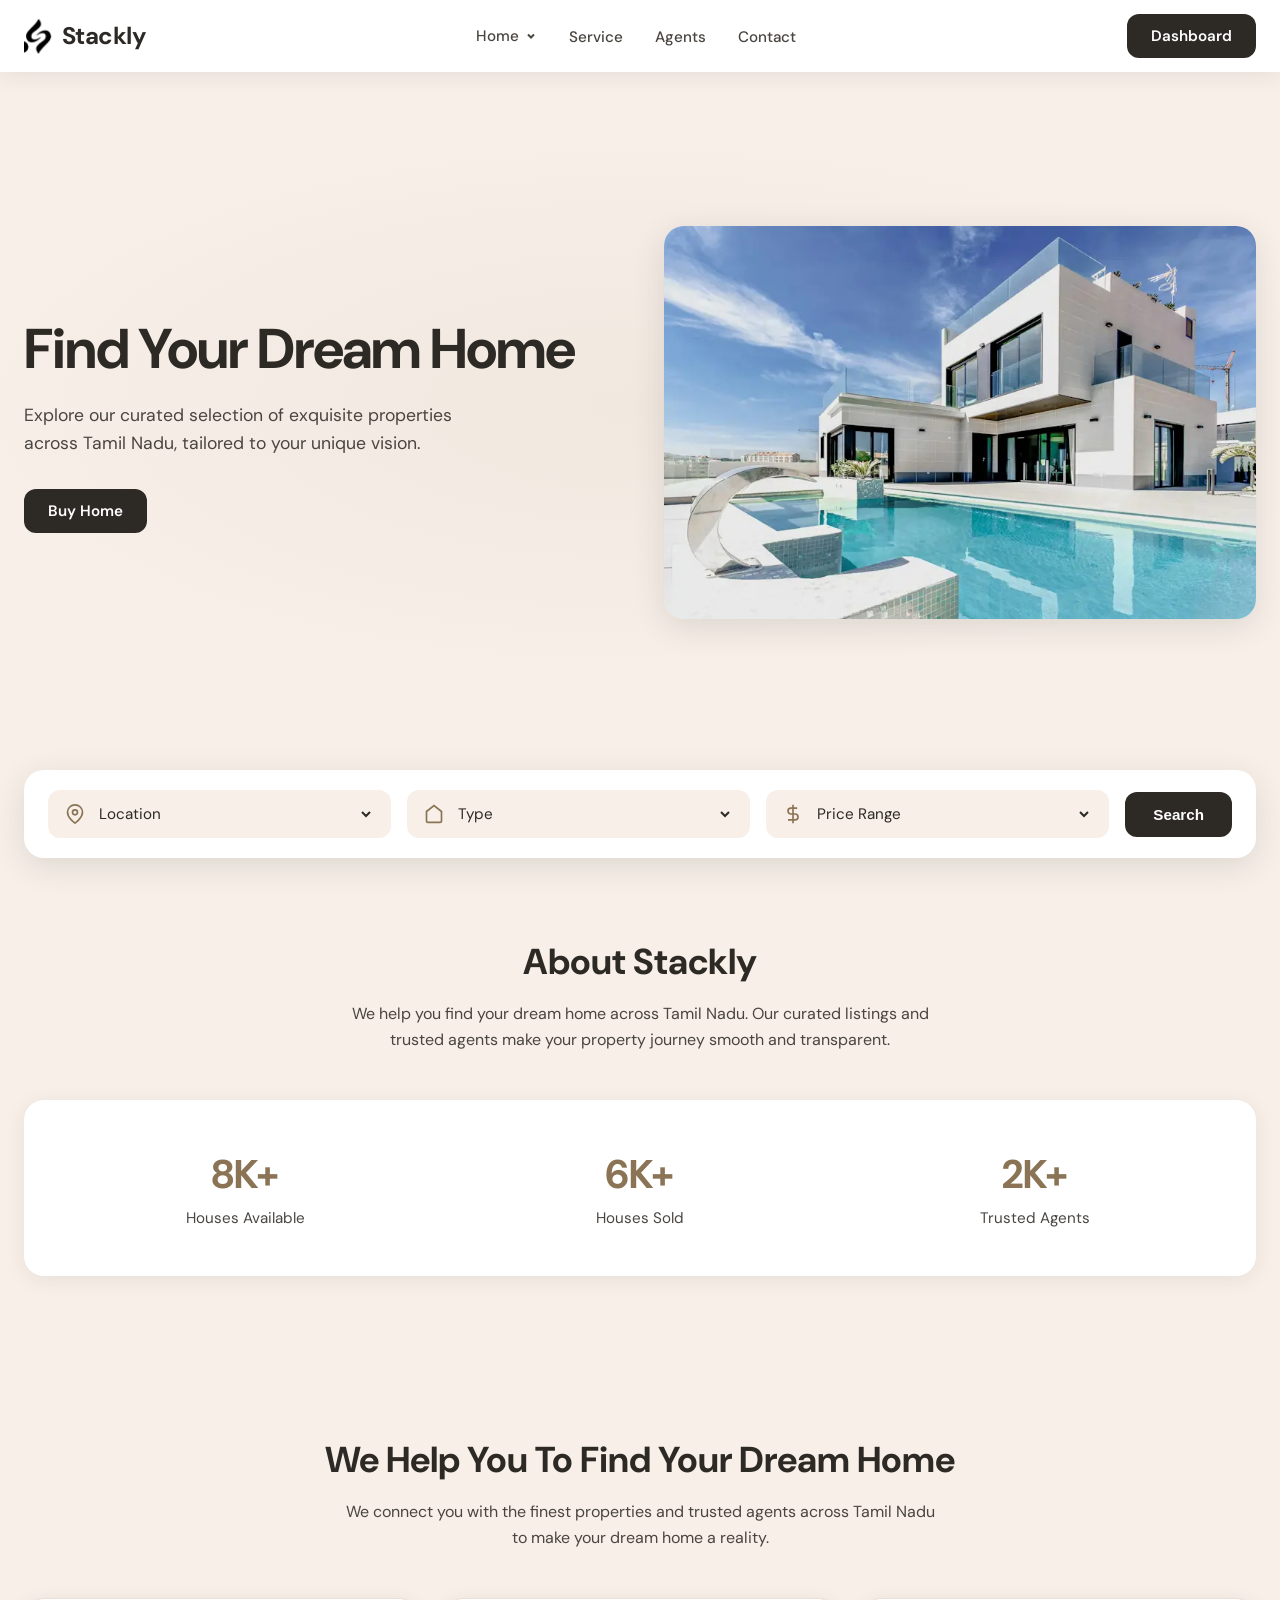
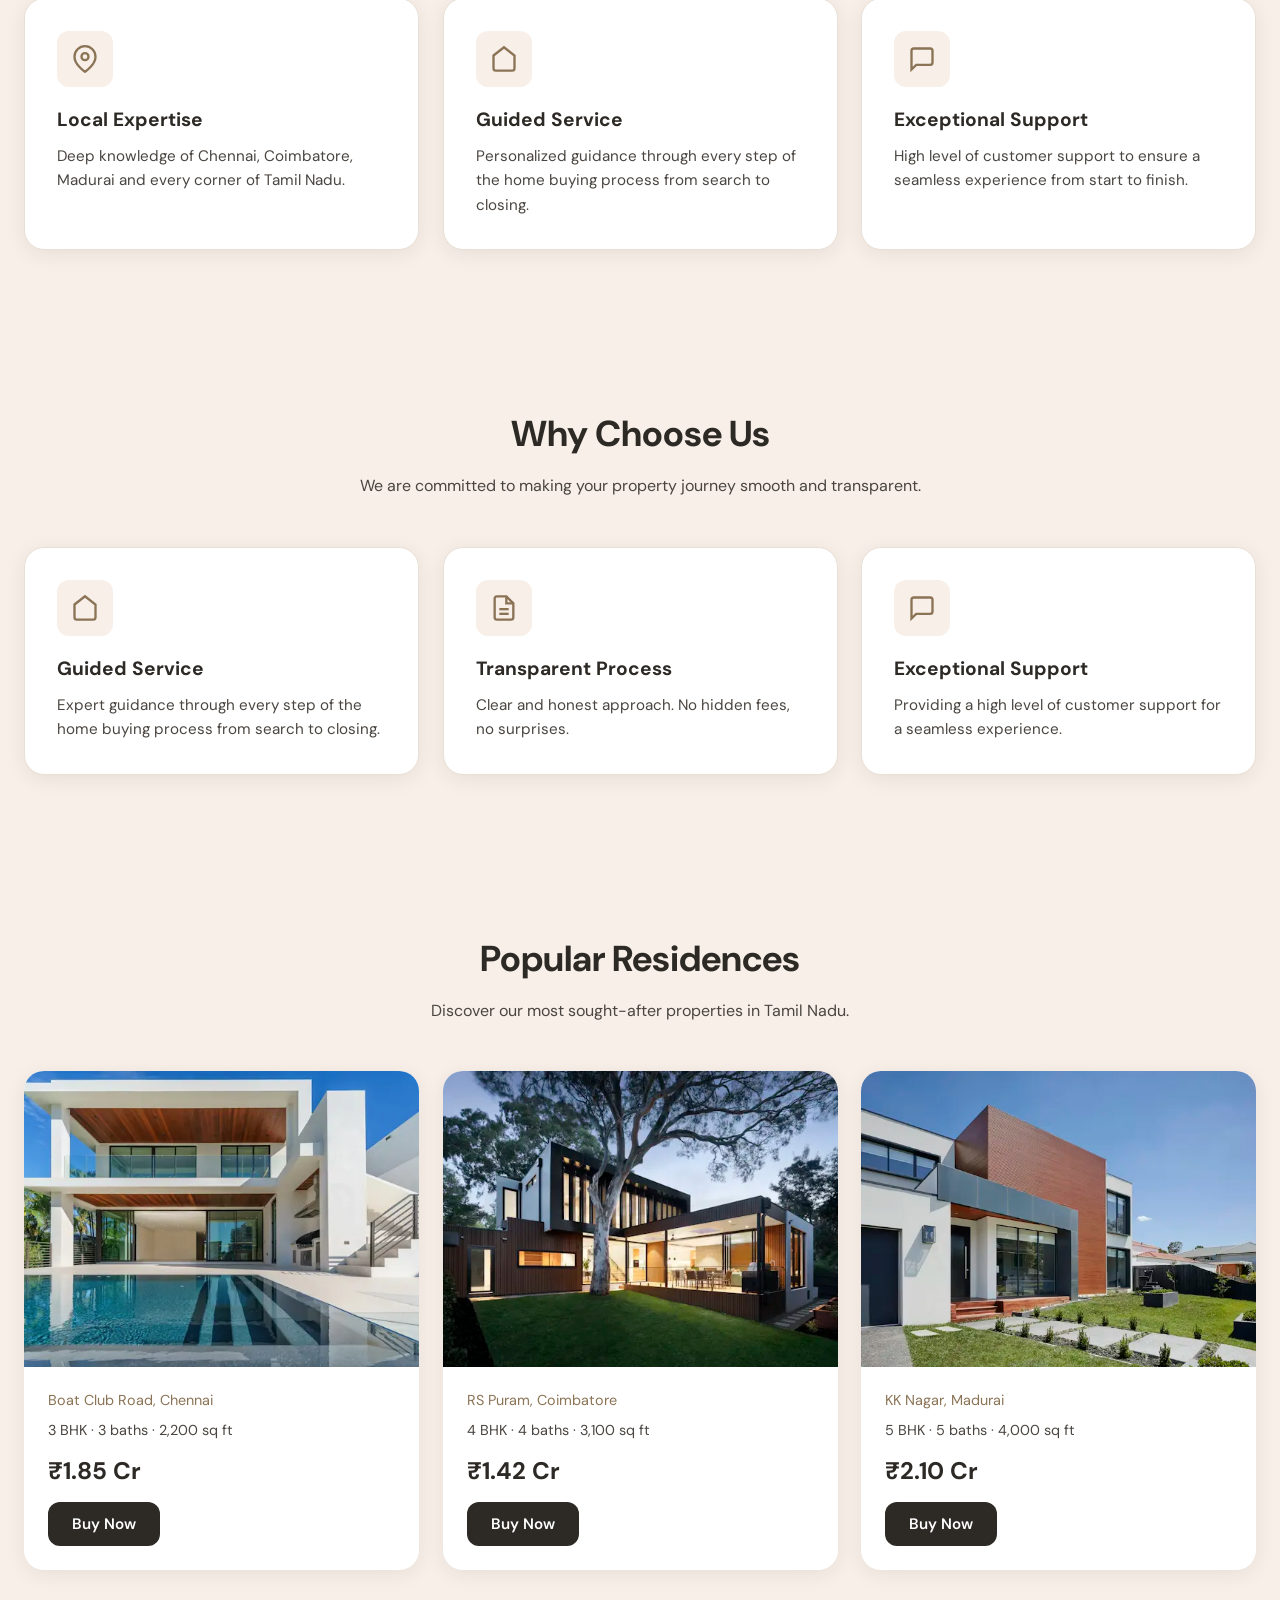
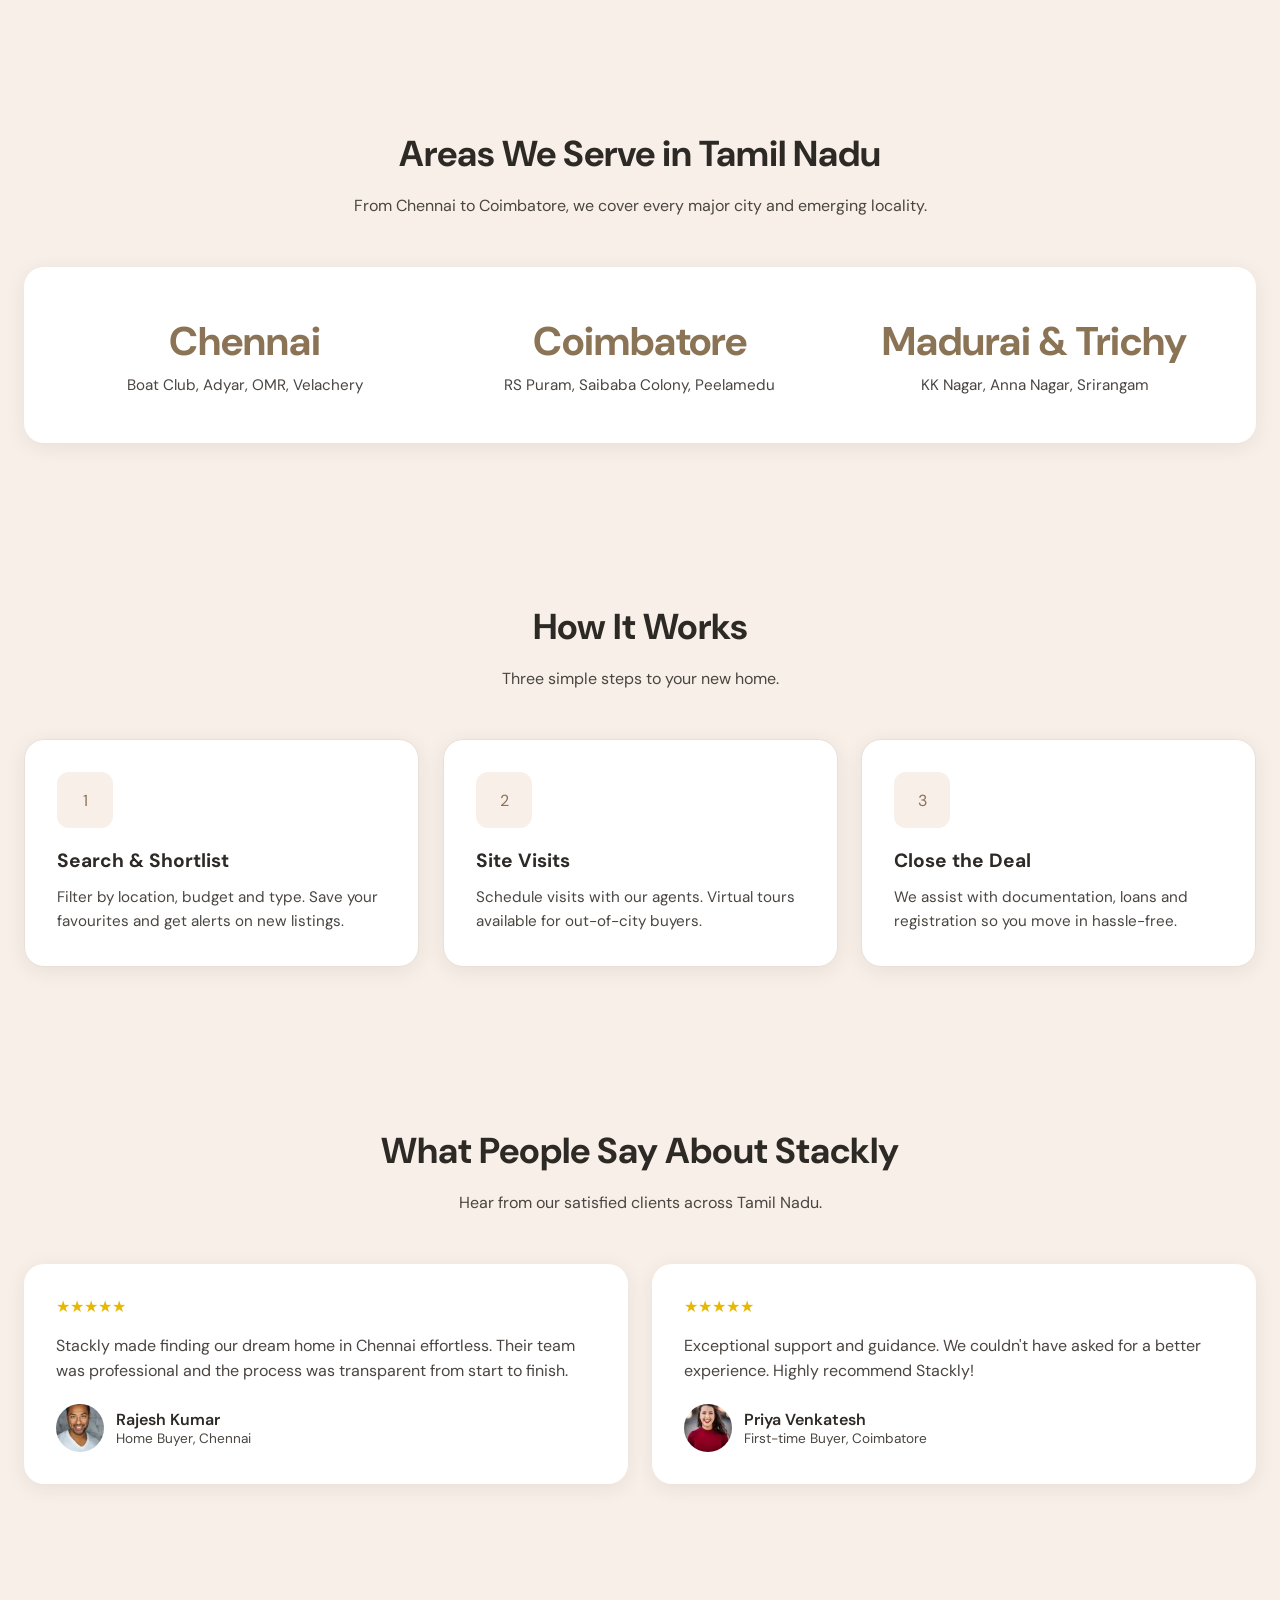
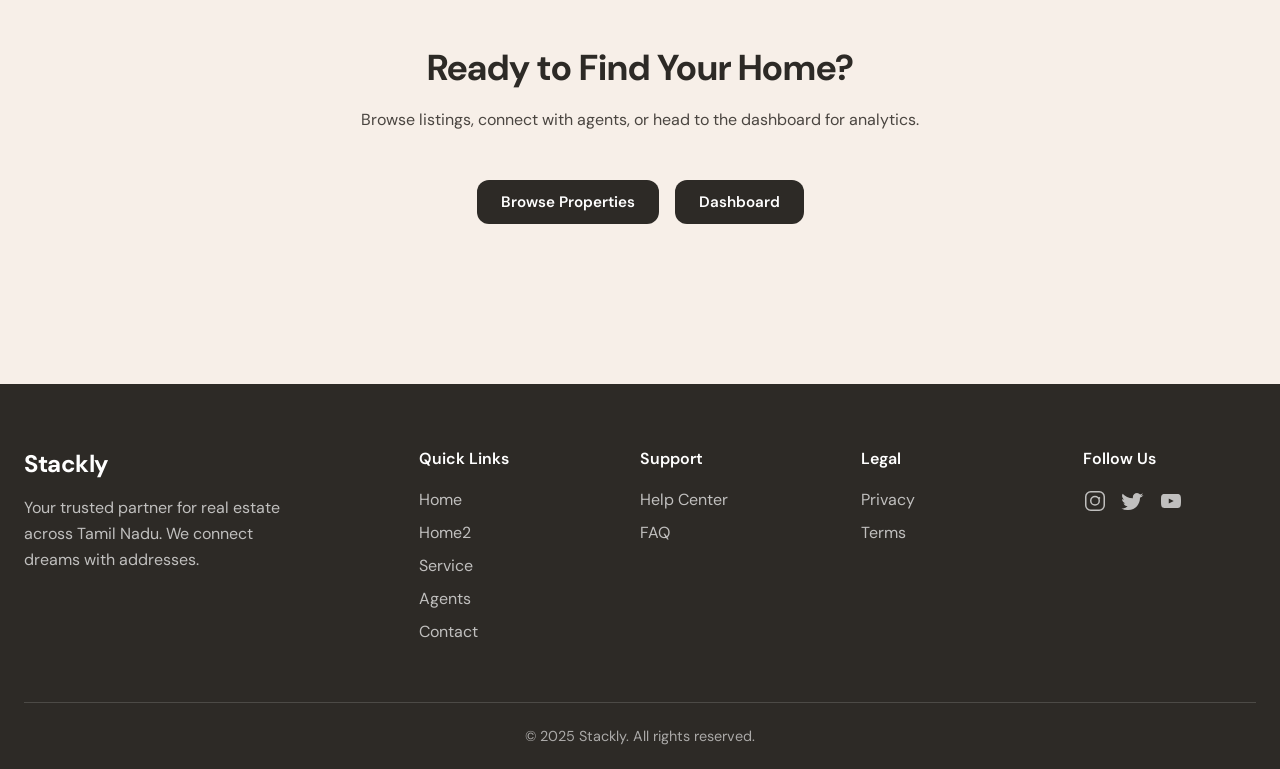
<file: index.html>
<!DOCTYPE html>
<html lang="en">
<head>
  <meta charset="UTF-8">
  <meta name="viewport" content="width=device-width, initial-scale=1.0">
  <title>Stackly</title>
  <link rel="stylesheet" href="css/styles.css">
</head>
<body>
  <header class="header">
    <nav class="nav-container">
      <!-- logo block: image + company name grouped -->
      <div class="logo-wrap">
        <img src="assets/logo.png" alt="Stackly Logo" class="logo-img">
        <a href="index.html" class="logo">Stackly</a>
      </div>
      <ul class="nav-links">
        <li class="nav-dropdown">
          <button type="button" class="nav-dropdown-trigger" aria-expanded="false" aria-haspopup="true">
            Home
            <svg width="12" height="12" viewBox="0 0 12 12" fill="none" stroke="currentColor" stroke-width="2">
              <path d="M3 4.5L6 7.5L9 4.5"/>
            </svg>
          </button>
          <ul class="nav-dropdown-menu" role="menu">
            
            <li><a href="home2.html" role="menuitem">Home2</a></li>
          </ul>
        </li>
        <li><a href="service.html">Service</a></li>
        <li><a href="agents.html">Agents</a></li>
        <li><a href="contact.html">Contact</a></li>
      </ul>
      <div class="nav-actions">
        <a href="dashboard.html" class="btn-primary">Dashboard</a>
      </div>
      <button type="button" class="menu-toggle" aria-label="Menu">
        <span></span><span></span><span></span>
      </button>
    </nav>
  </header>

  <main>
    <section class="hero" id="hero">
      <div class="hero-content">
        <h1>Find Your Dream Home</h1>
        <p>Explore our curated selection of exquisite properties across Tamil Nadu, tailored to your unique vision.</p>
        <a href="service.html" class="btn-primary">Buy Home</a>
      </div>
      <div class="hero-image-wrap">
        <img src="assets/img1.webp" alt="Modern dream home">
      </div>
    </section>

    <div class="search-bar-wrap">
      <div class="search-bar">
        <div style="flex: 1; min-width: 140px;">
          <div class="field" id="location-field">
            <svg width="20" height="20" viewBox="0 0 24 24" fill="none" stroke="currentColor" stroke-width="2">
              <path d="M21 10c0 7-9 13-9 13s-9-6-9-13a9 9 0 0 1 18 0z"/><circle cx="12" cy="10" r="3"/>
            </svg>
            <select aria-label="Location">
              <option value="">Location</option>
              <option>Chennai</option>
              <option>Coimbatore</option>
              <option>Madurai</option>
              <option>Trichy</option>
              <option>Salem</option>
              <option>Erode</option>
            </select>
          </div>
          <div class="field-error-msg" id="location-error">Please select a Location</div>
        </div>
        <div style="flex: 1; min-width: 140px;">
          <div class="field" id="type-field">
            <svg width="20" height="20" viewBox="0 0 24 24" fill="none" stroke="currentColor" stroke-width="2">
              <path d="M3 9l9-7 9 7v11a2 2 0 0 1-2 2H5a2 2 0 0 1-2-2z"/>
            </svg>
            <select aria-label="Type">
              <option value="">Type</option>
              <option>House</option>
              <option>Apartment</option>
              <option>Villa</option>
            </select>
          </div>
          <div class="field-error-msg" id="type-error">Please select a Type</div>
        </div>
        <div style="flex: 1; min-width: 140px;">
          <div class="field" id="price-field">
            <svg width="20" height="20" viewBox="0 0 24 24" fill="none" stroke="currentColor" stroke-width="2">
              <line x1="12" y1="1" x2="12" y2="23"/><path d="M17 5H9.5a3.5 3.5 0 0 0 0 7h5a3.5 3.5 0 0 1 0 7H6"/>
            </svg>
            <select aria-label="Price Range">
              <option value="">Price Range</option>
              <option>₹25 Lakh - ₹50 Lakh</option>
              <option>₹50 Lakh - ₹1 Cr</option>
              <option>₹1 Cr - ₹2 Cr</option>
              <option>₹2 Cr+</option>
            </select>
          </div>
          <div class="field-error-msg" id="price-error">Please select a Price Range</div>
        </div>
        <button type="button" class="btn-primary btn-search">Search</button>
      </div>
    </div>

    <section class="section reveal" id="about">
      <h2 class="section-title">About Stackly</h2>
      <p class="section-desc">We help you find your dream home across Tamil Nadu. Our curated listings and trusted agents make your property journey smooth and transparent.</p>
      <div class="stats-section">
        <div class="stat-item">
          <div class="stat-number">8K+</div>
          <div class="stat-label">Houses Available</div>
        </div>
        <div class="stat-item">
          <div class="stat-number">6K+</div>
          <div class="stat-label">Houses Sold</div>
        </div>
        <div class="stat-item">
          <div class="stat-number">2K+</div>
          <div class="stat-label">Trusted Agents</div>
        </div>
      </div>
    </section>

    <section class="section reveal" id="help">
      <h2 class="section-title">We Help You To Find Your Dream Home</h2>
      <p class="section-desc">We connect you with the finest properties and trusted agents across Tamil Nadu to make your dream home a reality.</p>
      <div class="features-grid">
        <div class="feature-card">
          <div class="icon-wrap">
            <svg width="28" height="28" viewBox="0 0 24 24" fill="none" stroke="currentColor" stroke-width="2">
              <path d="M21 10c0 7-9 13-9 13s-9-6-9-13a9 9 0 0 1 18 0z"/><circle cx="12" cy="10" r="3"/>
            </svg>
          </div>
          <h3>Local Expertise</h3>
          <p>Deep knowledge of Chennai, Coimbatore, Madurai and every corner of Tamil Nadu.</p>
        </div>
        <div class="feature-card">
          <div class="icon-wrap">
            <svg width="28" height="28" viewBox="0 0 24 24" fill="none" stroke="currentColor" stroke-width="2">
              <path d="M3 9l9-7 9 7v11a2 2 0 0 1-2 2H5a2 2 0 0 1-2-2z"/>
            </svg>
          </div>
          <h3>Guided Service</h3>
          <p>Personalized guidance through every step of the home buying process from search to closing.</p>
        </div>
        <div class="feature-card">
          <div class="icon-wrap">
            <svg width="28" height="28" viewBox="0 0 24 24" fill="none" stroke="currentColor" stroke-width="2">
              <path d="M21 15a2 2 0 0 1-2 2H7l-4 4V5a2 2 0 0 1 2-2h14a2 2 0 0 1 2 2z"/>
            </svg>
          </div>
          <h3>Exceptional Support</h3>
          <p>High level of customer support to ensure a seamless experience from start to finish.</p>
        </div>
      </div>
    </section>

    <section class="section reveal" id="why">
      <h2 class="section-title">Why Choose Us</h2>
      <p class="section-desc">We are committed to making your property journey smooth and transparent.</p>
      <div class="features-grid">
        <div class="feature-card">
          <div class="icon-wrap">
            <svg width="28" height="28" viewBox="0 0 24 24" fill="none" stroke="currentColor" stroke-width="2">
              <path d="M3 9l9-7 9 7v11a2 2 0 0 1-2 2H5a2 2 0 0 1-2-2z"/>
            </svg>
          </div>
          <h3>Guided Service</h3>
          <p>Expert guidance through every step of the home buying process from search to closing.</p>
        </div>
        <div class="feature-card">
          <div class="icon-wrap">
            <svg width="28" height="28" viewBox="0 0 24 24" fill="none" stroke="currentColor" stroke-width="2">
              <path d="M14 2H6a2 2 0 0 0-2 2v16a2 2 0 0 0 2 2h12a2 2 0 0 0 2-2V8z"/><path d="M14 2v6h6"/><path d="M16 13H8"/><path d="M16 17H8"/>
            </svg>
          </div>
          <h3>Transparent Process</h3>
          <p>Clear and honest approach. No hidden fees, no surprises.</p>
        </div>
        <div class="feature-card">
          <div class="icon-wrap">
            <svg width="28" height="28" viewBox="0 0 24 24" fill="none" stroke="currentColor" stroke-width="2">
              <path d="M21 15a2 2 0 0 1-2 2H7l-4 4V5a2 2 0 0 1 2-2h14a2 2 0 0 1 2 2z"/>
            </svg>
          </div>
          <h3>Exceptional Support</h3>
          <p>Providing a high level of customer support for a seamless experience.</p>
        </div>
      </div>
    </section>

    <section class="section reveal" id="residences">
      <h2 class="section-title">Popular Residences</h2>
      <p class="section-desc">Discover our most sought-after properties in Tamil Nadu.</p>
      <div class="properties-grid">
        <article class="property-card">
          <div class="img-wrap">
            <img src="assets/img2.webp" alt="Chennai property">
          </div>
          <div class="content">
            <div class="location">Boat Club Road, Chennai</div>
            <div class="specs">3 BHK · 3 baths · 2,200 sq ft</div>
            <div class="price">₹1.85 Cr</div>
            <a href="service.html" class="btn-primary">Buy Now</a>
          </div>
        </article>
        <article class="property-card">
          <div class="img-wrap">
            <img src="assets/img3.webp" alt="Coimbatore property">
          </div>
          <div class="content">
            <div class="location">RS Puram, Coimbatore</div>
            <div class="specs">4 BHK · 4 baths · 3,100 sq ft</div>
            <div class="price">₹1.42 Cr</div>
            <a href="service.html" class="btn-primary">Buy Now</a>
          </div>
        </article>
        <article class="property-card">
          <div class="img-wrap">
            <img src="assets/img4.webp" alt="Madurai villa">
          </div>
          <div class="content">
            <div class="location">KK Nagar, Madurai</div>
            <div class="specs">5 BHK · 5 baths · 4,000 sq ft</div>
            <div class="price">₹2.10 Cr</div>
            <a href="service.html" class="btn-primary">Buy Now</a>
          </div>
        </article>
      </div>
    </section>

    <section class="section reveal" id="areas">
      <h2 class="section-title">Areas We Serve in Tamil Nadu</h2>
      <p class="section-desc">From Chennai to Coimbatore, we cover every major city and emerging locality.</p>
      <div class="stats-section">
        <div class="stat-item">
          <div class="stat-number">Chennai</div>
          <div class="stat-label">Boat Club, Adyar, OMR, Velachery</div>
        </div>
        <div class="stat-item">
          <div class="stat-number">Coimbatore</div>
          <div class="stat-label">RS Puram, Saibaba Colony, Peelamedu</div>
        </div>
        <div class="stat-item">
          <div class="stat-number">Madurai & Trichy</div>
          <div class="stat-label">KK Nagar, Anna Nagar, Srirangam</div>
        </div>
      </div>
    </section>

    <section class="section reveal" id="how-it-works">
      <h2 class="section-title">How It Works</h2>
      <p class="section-desc">Three simple steps to your new home.</p>
      <div class="features-grid">
        <div class="feature-card">
          <div class="icon-wrap">1</div>
          <h3>Search & Shortlist</h3>
          <p>Filter by location, budget and type. Save your favourites and get alerts on new listings.</p>
        </div>
        <div class="feature-card">
          <div class="icon-wrap">2</div>
          <h3>Site Visits</h3>
          <p>Schedule visits with our agents. Virtual tours available for out-of-city buyers.</p>
        </div>
        <div class="feature-card">
          <div class="icon-wrap">3</div>
          <h3>Close the Deal</h3>
          <p>We assist with documentation, loans and registration so you move in hassle-free.</p>
        </div>
      </div>
    </section>

    <section class="section reveal" id="testimonials">
      <h2 class="section-title">What People Say About Stackly</h2>
      <p class="section-desc">Hear from our satisfied clients across Tamil Nadu.</p>
      <div class="testimonials-grid">
        <div class="testimonial-card">
          <div class="stars">★★★★★</div>
          <p>Stackly made finding our dream home in Chennai effortless. Their team was professional and the process was transparent from start to finish.</p>
          <div class="author">
            <img src="assets/img5.webp" alt="">
            <div>
              <div class="name">Rajesh Kumar</div>
              <div class="role">Home Buyer, Chennai</div>
            </div>
          </div>
        </div>
        <div class="testimonial-card">
          <div class="stars">★★★★★</div>
          <p>Exceptional support and guidance. We couldn't have asked for a better experience. Highly recommend Stackly!</p>
          <div class="author">
            <img src="assets/img6.webp" alt="">
            <div>
              <div class="name">Priya Venkatesh</div>
              <div class="role">First-time Buyer, Coimbatore</div>
            </div>
          </div>
        </div>
      </div>
    </section>

    <section class="section reveal" id="cta">
      <h2 class="section-title">Ready to Find Your Home?</h2>
      <p class="section-desc">Browse listings, connect with agents, or head to the dashboard for analytics.</p>
      <div style="display: flex; gap: 16px; justify-content: center; flex-wrap: wrap;">
        <a href="service.html" class="btn-primary">Browse Properties</a>
        <a href="dashboard.html" class="btn-primary">Dashboard</a>
      </div>
    </section>
  </main>

  <footer class="footer">
    <div class="footer-inner">
      <div class="footer-grid">
        <div class="footer-brand">
          <a href="index.html" class="logo">Stackly</a>
          <p>Your trusted partner for real estate across Tamil Nadu. We connect dreams with addresses.</p>
        </div>
        <div class="footer-col">
          <h4>Quick Links</h4>
          <ul>
            <li><a href="index.html">Home</a></li>
            <li><a href="home2.html">Home2</a></li>
            <li><a href="service.html">Service</a></li>
            <li><a href="agents.html">Agents</a></li>
            <li><a href="contact.html">Contact</a></li>
          </ul>
        </div>
        <div class="footer-col">
          <h4>Support</h4>
          <ul>
            <li><a href="404.html">Help Center</a></li>
            <li><a href="404.html">FAQ</a></li>
          </ul>
        </div>
        <div class="footer-col">
          <h4>Legal</h4>
          <ul>
            <li><a href="404.html">Privacy</a></li>
            <li><a href="404.html">Terms</a></li>
          </ul>
        </div>
          <div class="footer-col">
            <h4>Follow Us</h4>
            <div class="footer-social">
              <a href="404.html" title="Instagram" class="social-icon" style="margin-right:10px;">
                <svg width="24" height="24" fill="currentColor" viewBox="0 0 24 24"><path d="M7.75 2h8.5A5.75 5.75 0 0 1 22 7.75v8.5A5.75 5.75 0 0 1 16.25 22h-8.5A5.75 5.75 0 0 1 2 16.25v-8.5A5.75 5.75 0 0 1 7.75 2zm0 1.5A4.25 4.25 0 0 0 3.5 7.75v8.5A4.25 4.25 0 0 0 7.75 20.5h8.5A4.25 4.25 0 0 0 20.5 16.25v-8.5A4.25 4.25 0 0 0 16.25 3.5h-8.5zm4.25 3.25a5 5 0 1 1 0 10 5 5 0 0 1 0-10zm0 1.5a3.5 3.5 0 1 0 0 7 3.5 3.5 0 0 0 0-7zm5.25.75a1 1 0 1 1-2 0 1 1 0 0 1 2 0z"/></svg>
              </a>
              <a href="404.html" title="Twitter" class="social-icon" style="margin-right:10px;">
                <svg width="24" height="24" fill="currentColor" viewBox="0 0 24 24"><path d="M22.46 6c-.77.35-1.6.59-2.47.7a4.3 4.3 0 0 0 1.88-2.37c-.83.5-1.75.87-2.72 1.07A4.28 4.28 0 0 0 16.11 4c-2.37 0-4.29 1.92-4.29 4.29 0 .34.04.67.11.99C7.69 9.13 4.07 7.38 1.64 4.7c-.37.64-.58 1.38-.58 2.17 0 1.5.76 2.82 1.92 3.59-.71-.02-1.38-.22-1.97-.54v.05c0 2.1 1.5 3.85 3.5 4.25-.37.1-.76.16-1.16.16-.28 0-.55-.03-.81-.08.56 1.74 2.18 3.01 4.1 3.05A8.6 8.6 0 0 1 2 19.54c-.56 0-1.11-.03-1.65-.1A12.13 12.13 0 0 0 7.29 21c7.55 0 11.69-6.26 11.69-11.69 0-.18-.01-.36-.02-.54A8.18 8.18 0 0 0 22.46 6z"/></svg>
              </a>
              <a href="404.html" title="YouTube" class="social-icon">
                <svg width="24" height="24" fill="currentColor" viewBox="0 0 24 24"><path d="M21.8 8.001s-.2-1.4-.8-2c-.7-.8-1.5-.8-1.9-.9C15.6 4.999 12 5 12 5h-.1s-3.6-.001-7.1.101c-.4.1-1.2.1-1.9.9-.6.6-.8 2-.8 2S2 9.6 2 11.2v1.6c0 1.6.2 3.2.2 3.2s.2 1.4.8 2c.7.8 1.5.8 1.9.9 3.5.1 7.1.1 7.1.1s3.6 0 7.1-.1c.4-.1 1.2-.1 1.9-.9.6-.6.8-2 .8-2s.2-1.6.2-3.2v-1.6c0-1.6-.2-3.2-.2-3.2zM9.75 14.5v-5l5 2.5-5 2.5z"/></svg>
              </a>
            </div>
          </div>
      </div>
      <div class="footer-bottom">
        &copy; 2025 Stackly. All rights reserved.
      </div>
    </div>
  </footer>

  <script src="js/main.js"></script>
</body>
</html>
</file>
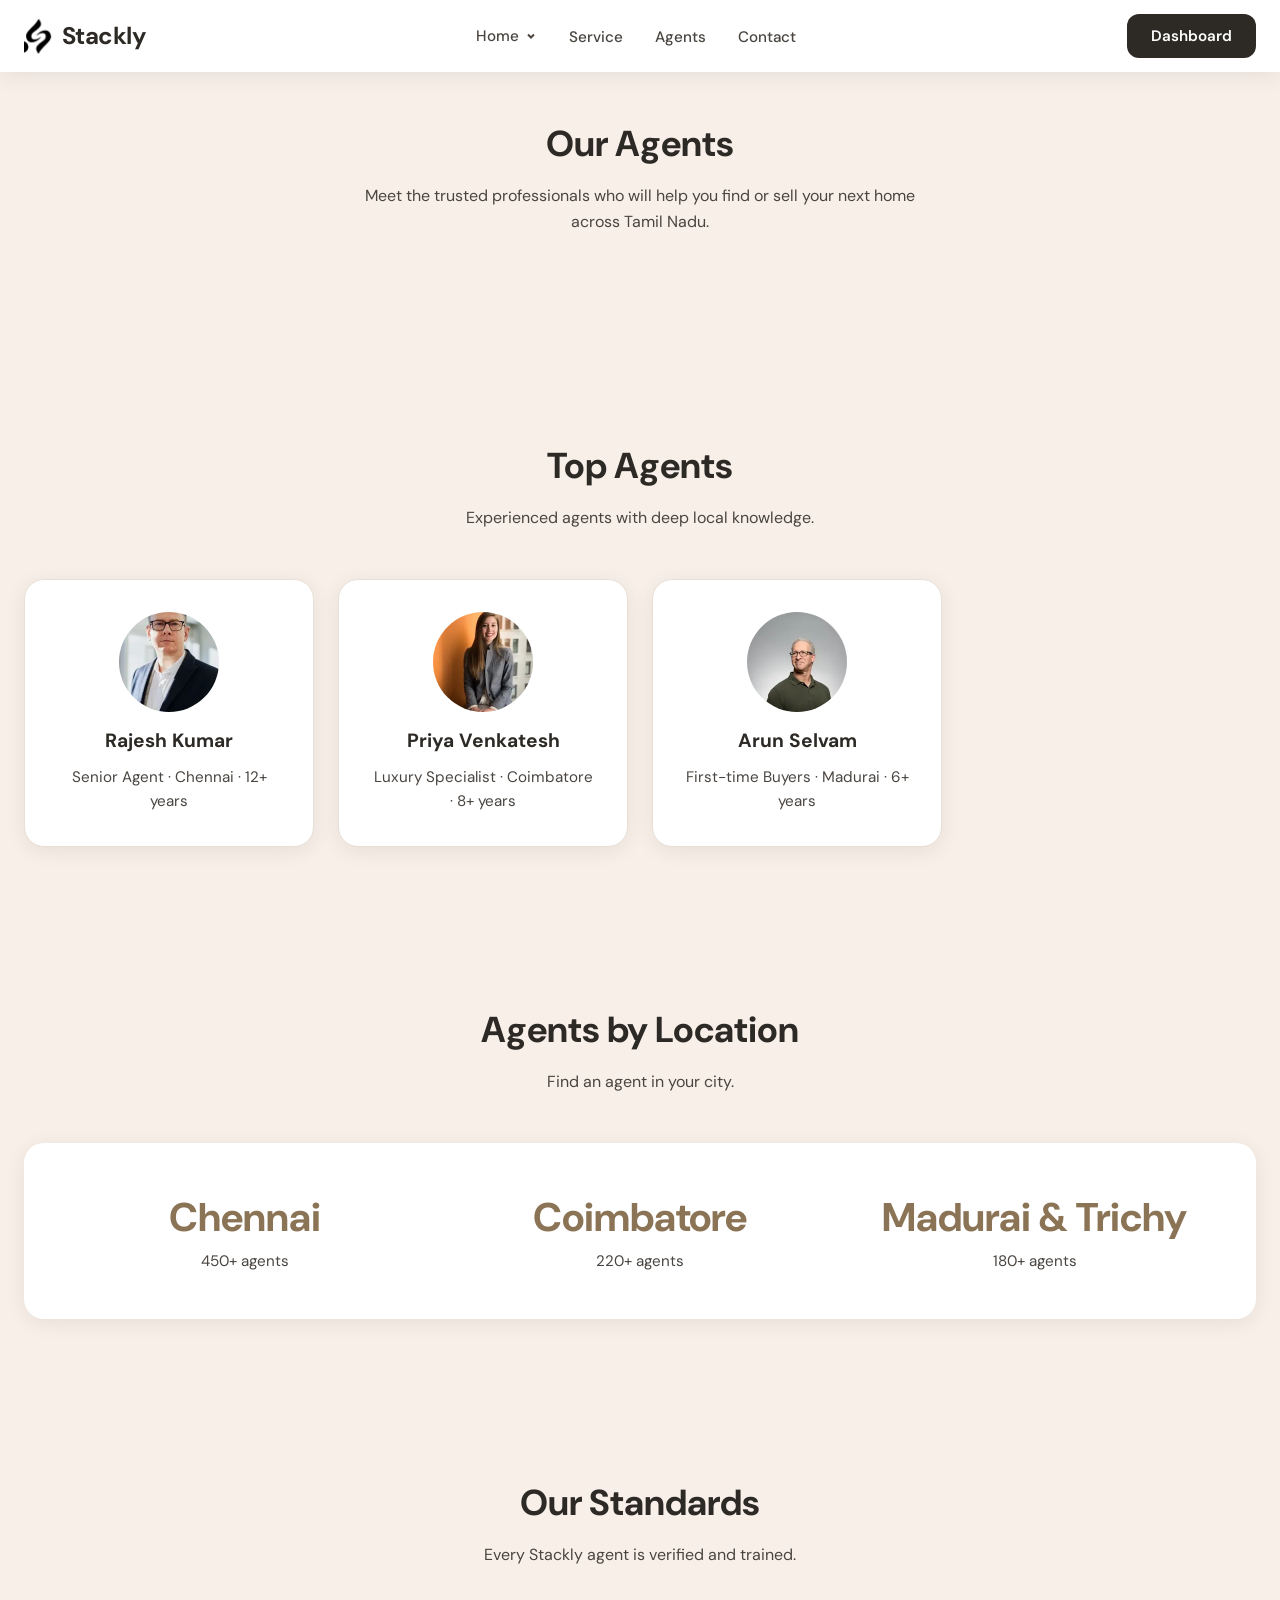
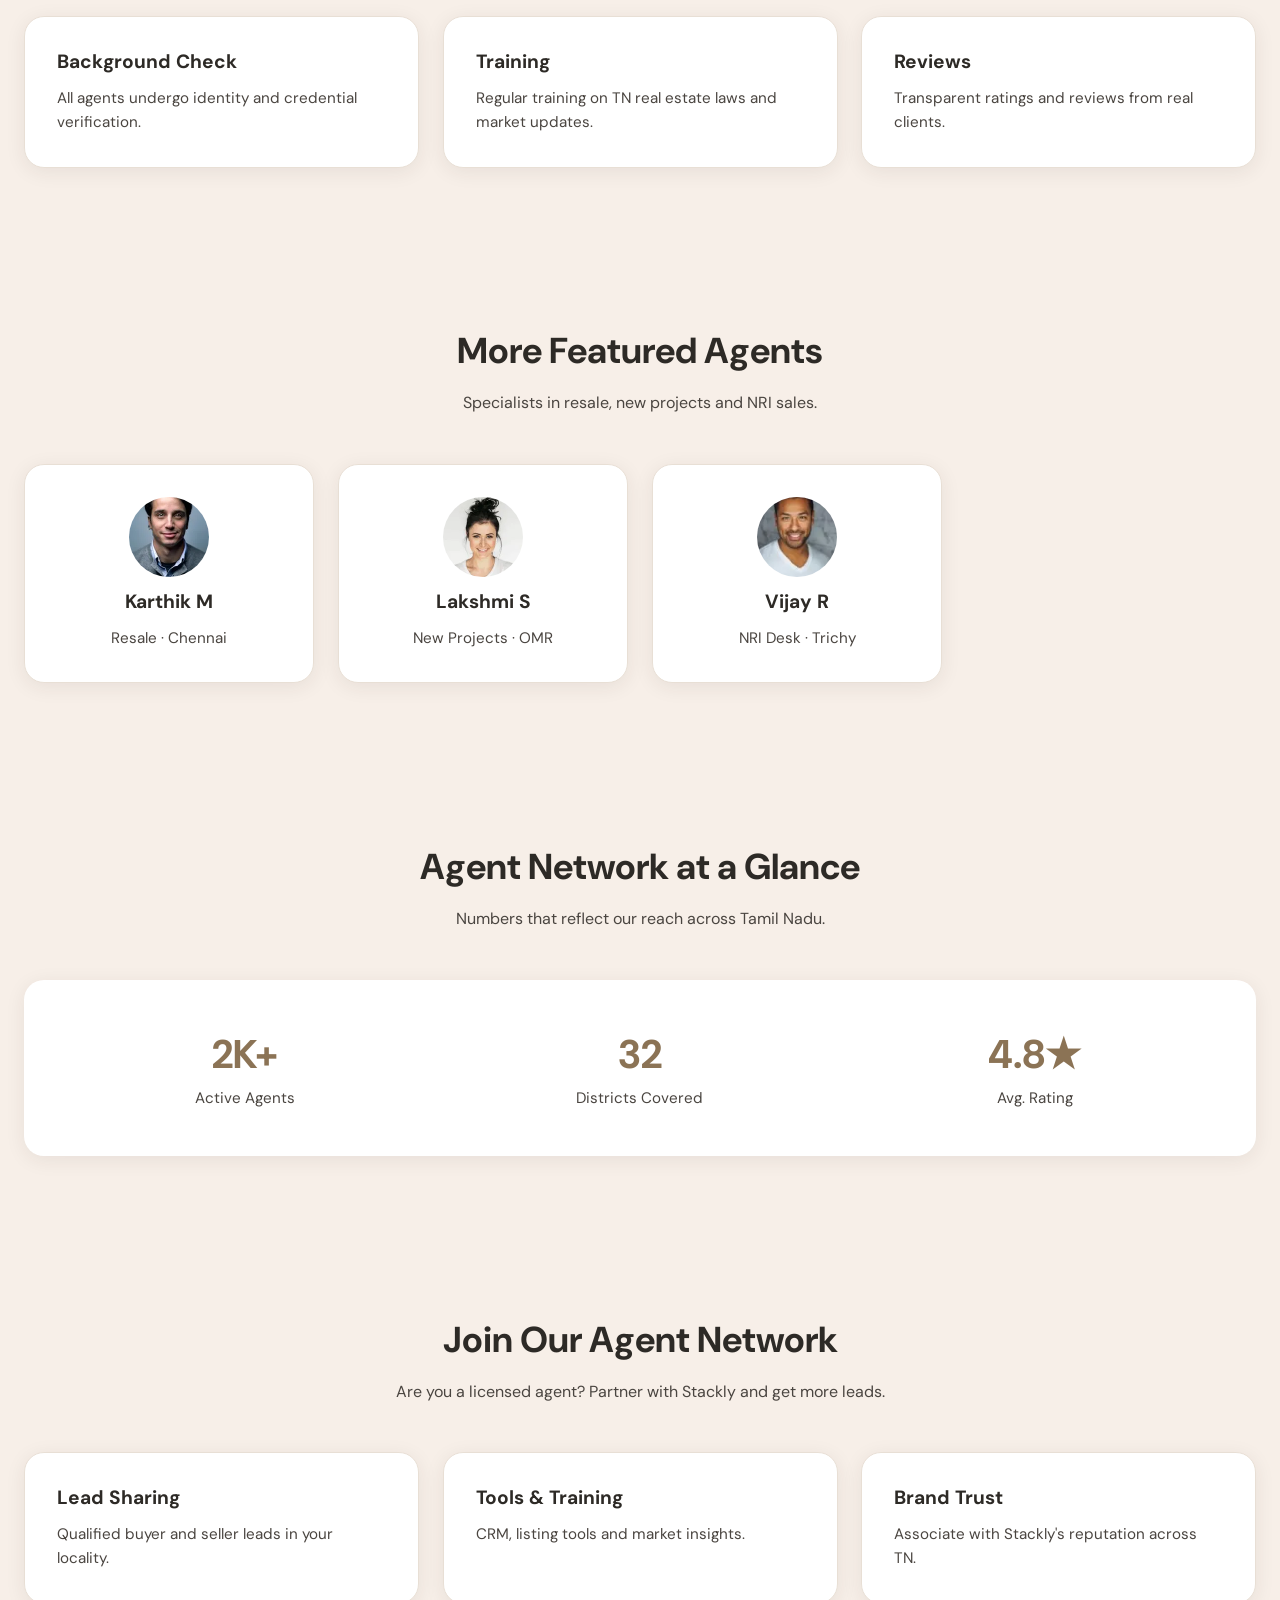
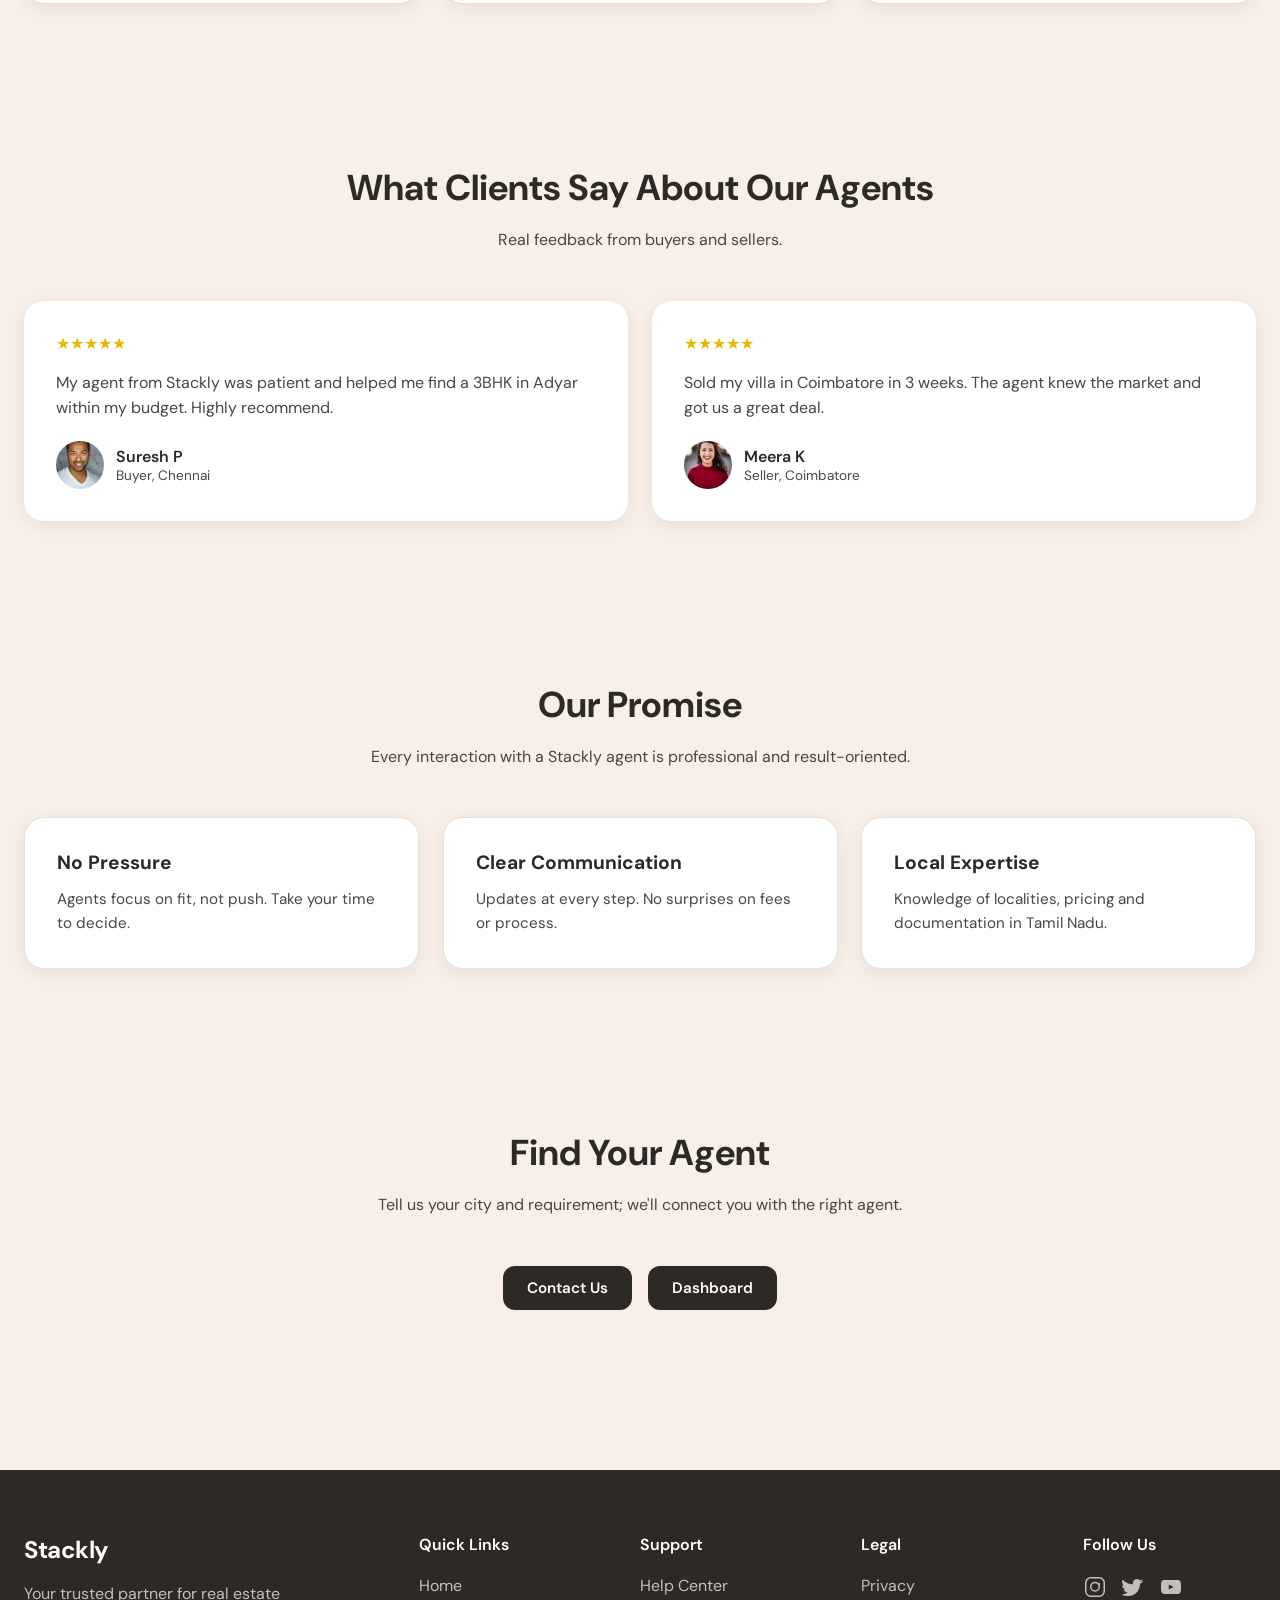
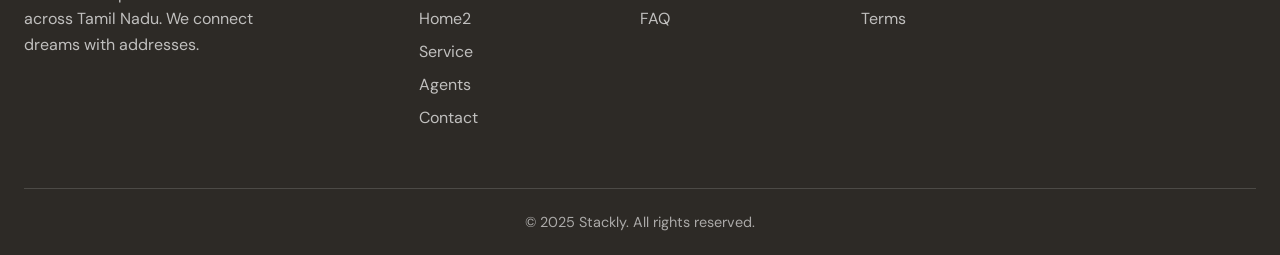
<file: agents.html>
<!DOCTYPE html>
<html lang="en">
<head>
  <meta charset="UTF-8">
  <meta name="viewport" content="width=device-width, initial-scale=1.0">
  <title>Stackly</title>
  <link rel="stylesheet" href="css/styles.css">
</head>
<body>
  <header class="header">
    <nav class="nav-container">
      <div class="logo-wrap">
        <img src="assets/logo.png" alt="Stackly Logo" class="logo-img">
        <a href="index.html" class="logo">Stackly</a>
      </div>
      <ul class="nav-links">
        <li class="nav-dropdown">
          <button type="button" class="nav-dropdown-trigger" aria-expanded="false" aria-haspopup="true">
            Home
            <svg width="12" height="12" viewBox="0 0 12 12" fill="none" stroke="currentColor" stroke-width="2">
              <path d="M3 4.5L6 7.5L9 4.5"/>
            </svg>
          </button>
          <ul class="nav-dropdown-menu" role="menu">
            <li><a href="index.html" role="menuitem">Home</a></li>
            <li><a href="home2.html" role="menuitem">Home2</a></li>
          </ul>
        </li>
        <li><a href="service.html">Service</a></li>
        <li><a href="agents.html">Agents</a></li>
        <li><a href="contact.html">Contact</a></li>
      </ul>
      <div class="nav-actions">
        <a href="dashboard.html" class="btn-primary">Dashboard</a>
      </div>
      <button type="button" class="menu-toggle" aria-label="Menu">
        <span></span><span></span><span></span>
      </button>
    </nav>
  </header>

  <main>
    <section class="section reveal" id="agents-hero" style="padding-top: 120px;">
      <h1 class="section-title">Our Agents</h1>
      <p class="section-desc">Meet the trusted professionals who will help you find or sell your next home across Tamil Nadu.</p>
    </section>

    <section class="section reveal" id="top-agents">
      <h2 class="section-title">Top Agents</h2>
      <p class="section-desc">Experienced agents with deep local knowledge.</p>
      <div class="properties-grid" style="grid-template-columns: repeat(auto-fill, minmax(280px, 1fr));">
        <div class="feature-card" style="text-align: center;">
          <div style="width: 100px; height: 100px; border-radius: 50%; background: var(--color-bg); margin: 0 auto 16px; overflow: hidden;">
            <img src="assets/img8.webp" alt="Agent" style="width: 100%; height: 100%; object-fit: cover;">
          </div>
          <h3>Rajesh Kumar</h3>
          <p>Senior Agent · Chennai · 12+ years</p>
        </div>
        <div class="feature-card" style="text-align: center;">
          <div style="width: 100px; height: 100px; border-radius: 50%; background: var(--color-bg); margin: 0 auto 16px; overflow: hidden;">
            <img src="assets/img9.webp" alt="Agent" style="width: 100%; height: 100%; object-fit: cover;">
          </div>
          <h3>Priya Venkatesh</h3>
          <p>Luxury Specialist · Coimbatore · 8+ years</p>
        </div>
        <div class="feature-card" style="text-align: center;">
          <div style="width: 100px; height: 100px; border-radius: 50%; background: var(--color-bg); margin: 0 auto 16px; overflow: hidden;">
            <img src="assets/img10.webp" alt="Agent" style="width: 100%; height: 100%; object-fit: cover;">
          </div>
          <h3>Arun Selvam</h3>
          <p>First-time Buyers · Madurai · 6+ years</p>
        </div>
      </div>
    </section>

    <section class="section reveal" id="by-location">
      <h2 class="section-title">Agents by Location</h2>
      <p class="section-desc">Find an agent in your city.</p>
      <div class="stats-section">
        <div class="stat-item">
          <div class="stat-number">Chennai</div>
          <div class="stat-label">450+ agents</div>
        </div>
        <div class="stat-item">
          <div class="stat-number">Coimbatore</div>
          <div class="stat-label">220+ agents</div>
        </div>
        <div class="stat-item">
          <div class="stat-number">Madurai & Trichy</div>
          <div class="stat-label">180+ agents</div>
        </div>
      </div>
    </section>

    <section class="section reveal" id="agent-standards">
      <h2 class="section-title">Our Standards</h2>
      <p class="section-desc">Every Stackly agent is verified and trained.</p>
      <div class="features-grid">
        <div class="feature-card">
          <h3>Background Check</h3>
          <p>All agents undergo identity and credential verification.</p>
        </div>
        <div class="feature-card">
          <h3>Training</h3>
          <p>Regular training on TN real estate laws and market updates.</p>
        </div>
        <div class="feature-card">
          <h3>Reviews</h3>
          <p>Transparent ratings and reviews from real clients.</p>
        </div>
      </div>
    </section>

    <section class="section reveal" id="more-agents">
      <h2 class="section-title">More Featured Agents</h2>
      <p class="section-desc">Specialists in resale, new projects and NRI sales.</p>
      <div class="properties-grid" style="grid-template-columns: repeat(auto-fill, minmax(260px, 1fr));">
        <div class="feature-card" style="text-align: center;">
          <div style="width: 80px; height: 80px; border-radius: 50%; background: var(--color-bg); margin: 0 auto 12px; overflow: hidden;">
            <img src="assets/img11.webp" alt="Agent" style="width: 100%; height: 100%; object-fit: cover;">
          </div>
          <h3>Karthik M</h3>
          <p>Resale · Chennai</p>
        </div>
        <div class="feature-card" style="text-align: center;">
          <div style="width: 80px; height: 80px; border-radius: 50%; background: var(--color-bg); margin: 0 auto 12px; overflow: hidden;">
            <img src="assets/img12.webp" alt="Agent" style="width: 100%; height: 100%; object-fit: cover;">
          </div>
          <h3>Lakshmi S</h3>
          <p>New Projects · OMR</p>
        </div>
        <div class="feature-card" style="text-align: center;">
          <div style="width: 80px; height: 80px; border-radius: 50%; background: var(--color-bg); margin: 0 auto 12px; overflow: hidden;">
            <img src="assets/img5.webp" alt="Agent" style="width: 100%; height: 100%; object-fit: cover;">
          </div>
          <h3>Vijay R</h3>
          <p>NRI Desk · Trichy</p>
        </div>
      </div>
    </section>

    <section class="section reveal" id="agent-stats">
      <h2 class="section-title">Agent Network at a Glance</h2>
      <p class="section-desc">Numbers that reflect our reach across Tamil Nadu.</p>
      <div class="stats-section">
        <div class="stat-item">
          <div class="stat-number">2K+</div>
          <div class="stat-label">Active Agents</div>
        </div>
        <div class="stat-item">
          <div class="stat-number">32</div>
          <div class="stat-label">Districts Covered</div>
        </div>
        <div class="stat-item">
          <div class="stat-number">4.8★</div>
          <div class="stat-label">Avg. Rating</div>
        </div>
      </div>
    </section>

    <section class="section reveal" id="join-team">
      <h2 class="section-title">Join Our Agent Network</h2>
      <p class="section-desc">Are you a licensed agent? Partner with Stackly and get more leads.</p>
      <div class="features-grid">
        <div class="feature-card">
          <h3>Lead Sharing</h3>
          <p>Qualified buyer and seller leads in your locality.</p>
        </div>
        <div class="feature-card">
          <h3>Tools & Training</h3>
          <p>CRM, listing tools and market insights.</p>
        </div>
        <div class="feature-card">
          <h3>Brand Trust</h3>
          <p>Associate with Stackly's reputation across TN.</p>
        </div>
      </div>
    </section>

    <section class="section reveal" id="testimonials-agents">
      <h2 class="section-title">What Clients Say About Our Agents</h2>
      <p class="section-desc">Real feedback from buyers and sellers.</p>
      <div class="testimonials-grid">
        <div class="testimonial-card">
          <div class="stars">★★★★★</div>
          <p>My agent from Stackly was patient and helped me find a 3BHK in Adyar within my budget. Highly recommend.</p>
          <div class="author">
            <img src="assets/img5.webp" alt="">
            <div>
              <div class="name">Suresh P</div>
              <div class="role">Buyer, Chennai</div>
            </div>
          </div>
        </div>
        <div class="testimonial-card">
          <div class="stars">★★★★★</div>
          <p>Sold my villa in Coimbatore in 3 weeks. The agent knew the market and got us a great deal.</p>
          <div class="author">
            <img src="assets/img6.webp" alt="">
            <div>
              <div class="name">Meera K</div>
              <div class="role">Seller, Coimbatore</div>
            </div>
          </div>
        </div>
      </div>
    </section>

    <section class="section reveal" id="our-promise">
      <h2 class="section-title">Our Promise</h2>
      <p class="section-desc">Every interaction with a Stackly agent is professional and result-oriented.</p>
      <div class="features-grid">
        <div class="feature-card">
          <h3>No Pressure</h3>
          <p>Agents focus on fit, not push. Take your time to decide.</p>
        </div>
        <div class="feature-card">
          <h3>Clear Communication</h3>
          <p>Updates at every step. No surprises on fees or process.</p>
        </div>
        <div class="feature-card">
          <h3>Local Expertise</h3>
          <p>Knowledge of localities, pricing and documentation in Tamil Nadu.</p>
        </div>
      </div>
    </section>

    <section class="section reveal" id="agents-cta">
      <h2 class="section-title">Find Your Agent</h2>
      <p class="section-desc">Tell us your city and requirement; we'll connect you with the right agent.</p>
      <div style="display: flex; gap: 16px; justify-content: center; flex-wrap: wrap;">
        <a href="contact.html" class="btn-primary">Contact Us</a>
        <a href="dashboard.html" class="btn-primary">Dashboard</a>
      </div>
    </section>
  </main>

  <footer class="footer">
    <div class="footer-inner">
      <div class="footer-grid">
        <div class="footer-brand">
          <a href="index.html" class="logo">Stackly</a>
          <p>Your trusted partner for real estate across Tamil Nadu. We connect dreams with addresses.</p>
        </div>
        <div class="footer-col">
          <h4>Quick Links</h4>
          <ul>
            <li><a href="index.html">Home</a></li>
            <li><a href="home2.html">Home2</a></li>
            <li><a href="service.html">Service</a></li>
            <li><a href="agents.html">Agents</a></li>
            <li><a href="contact.html">Contact</a></li>
          </ul>
        </div>
        <div class="footer-col">
          <h4>Support</h4>
          <ul>
            <li><a href="404.html">Help Center</a></li>
            <li><a href="404.html">FAQ</a></li>
          </ul>
        </div>
        <div class="footer-col">
          <h4>Legal</h4>
          <ul>
            <li><a href="404.html">Privacy</a></li>
            <li><a href="404.html">Terms</a></li>
          </ul>
        </div>
          <div class="footer-col">
            <h4>Follow Us</h4>
            <div class="footer-social">
              <a href="404.html" title="Instagram" class="social-icon" style="margin-right:10px;">
                <svg width="24" height="24" fill="currentColor" viewBox="0 0 24 24"><path d="M7.75 2h8.5A5.75 5.75 0 0 1 22 7.75v8.5A5.75 5.75 0 0 1 16.25 22h-8.5A5.75 5.75 0 0 1 2 16.25v-8.5A5.75 5.75 0 0 1 7.75 2zm0 1.5A4.25 4.25 0 0 0 3.5 7.75v8.5A4.25 4.25 0 0 0 7.75 20.5h8.5A4.25 4.25 0 0 0 20.5 16.25v-8.5A4.25 4.25 0 0 0 16.25 3.5h-8.5zm4.25 3.25a5 5 0 1 1 0 10 5 5 0 0 1 0-10zm0 1.5a3.5 3.5 0 1 0 0 7 3.5 3.5 0 0 0 0-7zm5.25.75a1 1 0 1 1-2 0 1 1 0 0 1 2 0z"/></svg>
              </a>
              <a href="404.html" title="Twitter" class="social-icon" style="margin-right:10px;">
                <svg width="24" height="24" fill="currentColor" viewBox="0 0 24 24"><path d="M22.46 6c-.77.35-1.6.59-2.47.7a4.3 4.3 0 0 0 1.88-2.37c-.83.5-1.75.87-2.72 1.07A4.28 4.28 0 0 0 16.11 4c-2.37 0-4.29 1.92-4.29 4.29 0 .34.04.67.11.99C7.69 9.13 4.07 7.38 1.64 4.7c-.37.64-.58 1.38-.58 2.17 0 1.5.76 2.82 1.92 3.59-.71-.02-1.38-.22-1.97-.54v.05c0 2.1 1.5 3.85 3.5 4.25-.37.1-.76.16-1.16.16-.28 0-.55-.03-.81-.08.56 1.74 2.18 3.01 4.1 3.05A8.6 8.6 0 0 1 2 19.54c-.56 0-1.11-.03-1.65-.1A12.13 12.13 0 0 0 7.29 21c7.55 0 11.69-6.26 11.69-11.69 0-.18-.01-.36-.02-.54A8.18 8.18 0 0 0 22.46 6z"/></svg>
              </a>
              <a href="404.html" title="YouTube" class="social-icon">
                <svg width="24" height="24" fill="currentColor" viewBox="0 0 24 24"><path d="M21.8 8.001s-.2-1.4-.8-2c-.7-.8-1.5-.8-1.9-.9C15.6 4.999 12 5 12 5h-.1s-3.6-.001-7.1.101c-.4.1-1.2.1-1.9.9-.6.6-.8 2-.8 2S2 9.6 2 11.2v1.6c0 1.6.2 3.2.2 3.2s.2 1.4.8 2c.7.8 1.5.8 1.9.9 3.5.1 7.1.1 7.1.1s3.6 0 7.1-.1c.4-.1 1.2-.1 1.9-.9.6-.6.8-2 .8-2s.2-1.6.2-3.2v-1.6c0-1.6-.2-3.2-.2-3.2zM9.75 14.5v-5l5 2.5-5 2.5z"/></svg>
              </a>
            </div>
          </div>
      </div>
      <div class="footer-bottom">
        &copy; 2025 Stackly. All rights reserved.
      </div>
    </div>
  </footer>

  <script src="js/main.js"></script>
</body>
</html>
</file>
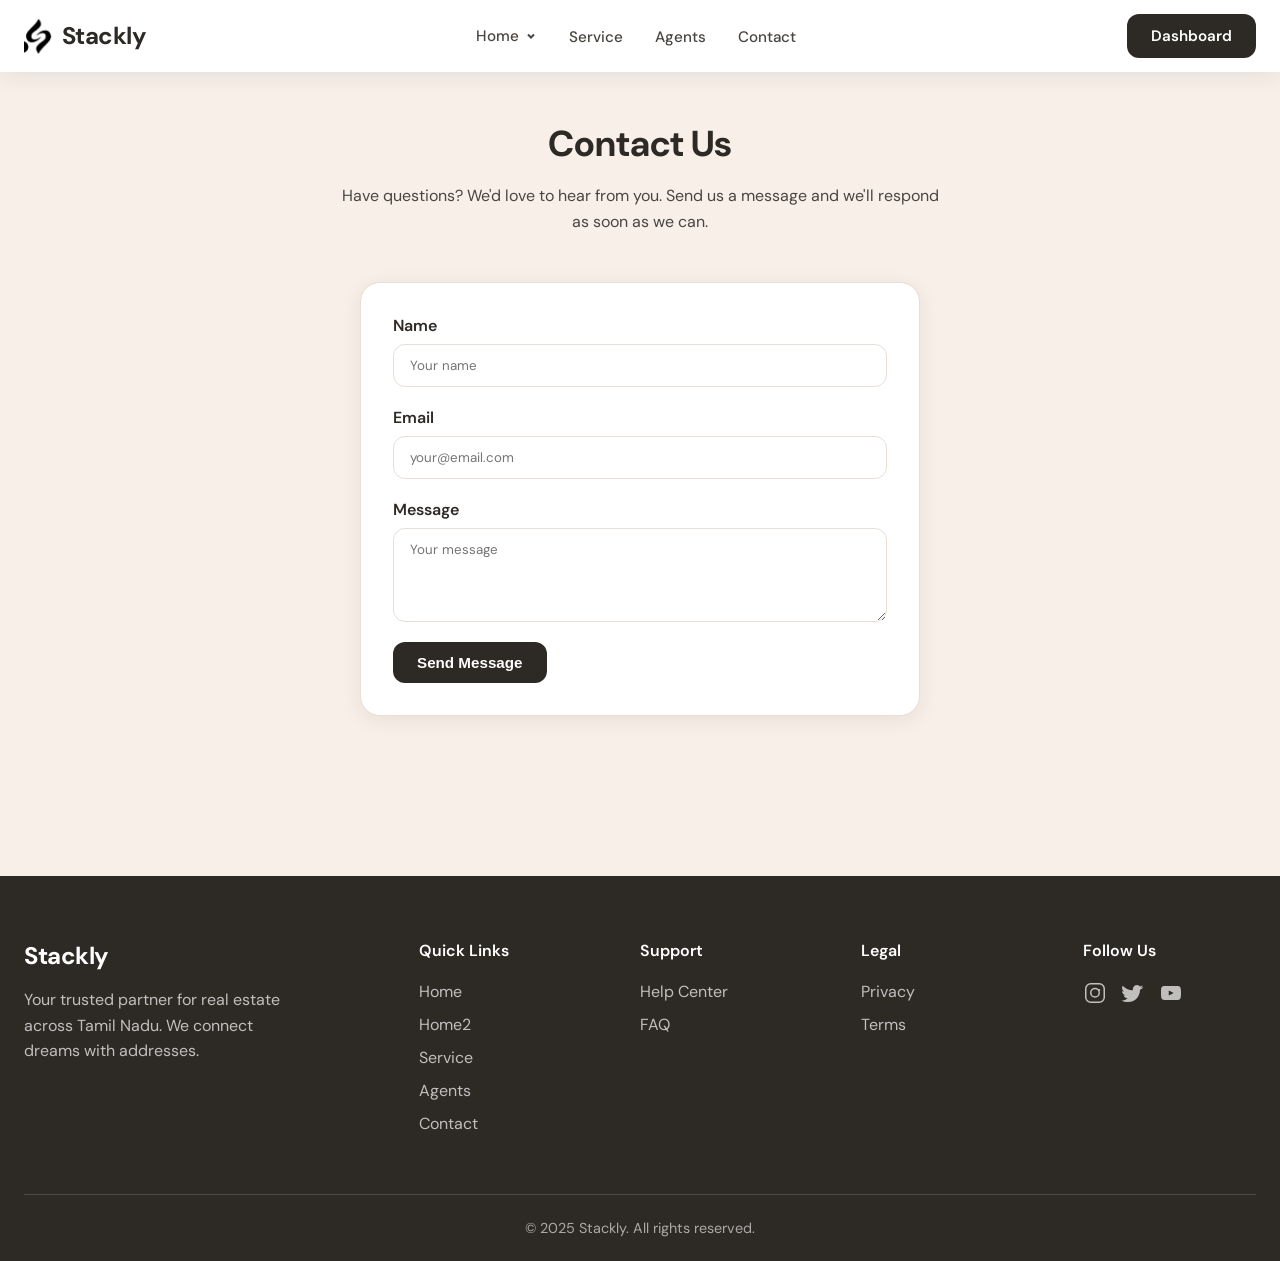
<file: contact.html>
<!DOCTYPE html>
<html lang="en">
<head>
  <meta charset="UTF-8">
  <meta name="viewport" content="width=device-width, initial-scale=1.0">
  <title>Stackly</title>
  <link rel="stylesheet" href="css/styles.css">
</head>
<body>
  <header class="header">
    <nav class="nav-container">
      <div class="logo-wrap">
        <img src="assets/logo.png" alt="Stackly Logo" class="logo-img">
        <a href="index.html" class="logo">Stackly</a>
      </div>
      <ul class="nav-links">
        <li class="nav-dropdown">
          <button type="button" class="nav-dropdown-trigger" aria-expanded="false" aria-haspopup="true">
            Home
            <svg width="12" height="12" viewBox="0 0 12 12" fill="none" stroke="currentColor" stroke-width="2">
              <path d="M3 4.5L6 7.5L9 4.5"/>
            </svg>
          </button>
          <ul class="nav-dropdown-menu" role="menu">
            <li><a href="index.html" role="menuitem">Home</a></li>
            <li><a href="home2.html" role="menuitem">Home2</a></li>
          </ul>
        </li>
        <li><a href="service.html">Service</a></li>
        <li><a href="agents.html">Agents</a></li>
        <li><a href="contact.html">Contact</a></li>
      </ul>
      <div class="nav-actions">
        <a href="dashboard.html" class="btn-primary">Dashboard</a>
      </div>
      <button type="button" class="menu-toggle" aria-label="Menu">
        <span></span><span></span><span></span>
      </button>
    </nav>
  </header>

  <main>
    <section class="section" style="padding-top: 120px;">
      <h1 class="section-title reveal">Contact Us</h1>
      <p class="section-desc">Have questions? We'd love to hear from you. Send us a message and we'll respond as soon as we can.</p>
      <div class="feature-card reveal" style="max-width: 560px; margin: 0 auto;">
        <form id="contact-form" style="display: flex; flex-direction: column; gap: 20px;">
          <label style="display: flex; flex-direction: column; gap: 8px;">
            <span style="font-weight: 600;">Name</span>
            <input id="contact-name" type="text" placeholder="Your name" style="padding: 12px 16px; border: 1px solid var(--color-border); border-radius: var(--radius); font-family: inherit;">
            <span class="field-error" style="color: #e74c3c; font-size:0.85rem; display:none;"></span>
          </label>
          <label style="display: flex; flex-direction: column; gap: 8px;">
            <span style="font-weight: 600;">Email</span>
            <input id="contact-email" type="email" placeholder="your@email.com" style="padding: 12px 16px; border: 1px solid var(--color-border); border-radius: var(--radius); font-family: inherit;">
            <span class="field-error" style="color: #e74c3c; font-size:0.85rem; display:none;"></span>
          </label>
          <label style="display: flex; flex-direction: column; gap: 8px;">
            <span style="font-weight: 600;">Message</span>
            <textarea id="contact-message" placeholder="Your message" rows="4" style="padding: 12px 16px; border: 1px solid var(--color-border); border-radius: var(--radius); font-family: inherit; resize: vertical;"></textarea>
            <span class="field-error" style="color: #e74c3c; font-size:0.85rem; display:none;"></span>
          </label>
          <button type="submit" class="btn-primary" style="align-self: flex-start;">Send Message</button>
        </form>
      </div>
    </section>
  </main>

  <footer class="footer">
    <div class="footer-inner">
      <div class="footer-grid">
        <div class="footer-brand">
          <a href="index.html" class="logo">Stackly</a>
          <p>Your trusted partner for real estate across Tamil Nadu. We connect dreams with addresses.</p>
        </div>
        <div class="footer-col">
          <h4>Quick Links</h4>
          <ul>
            <li><a href="index.html">Home</a></li>
            <li><a href="home2.html">Home2</a></li>
            <li><a href="service.html">Service</a></li>
            <li><a href="agents.html">Agents</a></li>
            <li><a href="contact.html">Contact</a></li>
          </ul>
        </div>
        <div class="footer-col">
          <h4>Support</h4>
          <ul>
            <li><a href="404.html">Help Center</a></li>
            <li><a href="404.html">FAQ</a></li>
          </ul>
        </div>
        <div class="footer-col">
          <h4>Legal</h4>
          <ul>
            <li><a href="404.html">Privacy</a></li>
            <li><a href="404.html">Terms</a></li>
          </ul>
        </div>
          <div class="footer-col">
            <h4>Follow Us</h4>
            <div class="footer-social">
              <a href="404.html" title="Instagram" class="social-icon" style="margin-right:10px;">
                <svg width="24" height="24" fill="currentColor" viewBox="0 0 24 24"><path d="M7.75 2h8.5A5.75 5.75 0 0 1 22 7.75v8.5A5.75 5.75 0 0 1 16.25 22h-8.5A5.75 5.75 0 0 1 2 16.25v-8.5A5.75 5.75 0 0 1 7.75 2zm0 1.5A4.25 4.25 0 0 0 3.5 7.75v8.5A4.25 4.25 0 0 0 7.75 20.5h8.5A4.25 4.25 0 0 0 20.5 16.25v-8.5A4.25 4.25 0 0 0 16.25 3.5h-8.5zm4.25 3.25a5 5 0 1 1 0 10 5 5 0 0 1 0-10zm0 1.5a3.5 3.5 0 1 0 0 7 3.5 3.5 0 0 0 0-7zm5.25.75a1 1 0 1 1-2 0 1 1 0 0 1 2 0z"/></svg>
              </a>
              <a href="404.html" title="Twitter" class="social-icon" style="margin-right:10px;">
                <svg width="24" height="24" fill="currentColor" viewBox="0 0 24 24"><path d="M22.46 6c-.77.35-1.6.59-2.47.7a4.3 4.3 0 0 0 1.88-2.37c-.83.5-1.75.87-2.72 1.07A4.28 4.28 0 0 0 16.11 4c-2.37 0-4.29 1.92-4.29 4.29 0 .34.04.67.11.99C7.69 9.13 4.07 7.38 1.64 4.7c-.37.64-.58 1.38-.58 2.17 0 1.5.76 2.82 1.92 3.59-.71-.02-1.38-.22-1.97-.54v.05c0 2.1 1.5 3.85 3.5 4.25-.37.1-.76.16-1.16.16-.28 0-.55-.03-.81-.08.56 1.74 2.18 3.01 4.1 3.05A8.6 8.6 0 0 1 2 19.54c-.56 0-1.11-.03-1.65-.1A12.13 12.13 0 0 0 7.29 21c7.55 0 11.69-6.26 11.69-11.69 0-.18-.01-.36-.02-.54A8.18 8.18 0 0 0 22.46 6z"/></svg>
              </a>
              <a href="404.html" title="YouTube" class="social-icon">
                <svg width="24" height="24" fill="currentColor" viewBox="0 0 24 24"><path d="M21.8 8.001s-.2-1.4-.8-2c-.7-.8-1.5-.8-1.9-.9C15.6 4.999 12 5 12 5h-.1s-3.6-.001-7.1.101c-.4.1-1.2.1-1.9.9-.6.6-.8 2-.8 2S2 9.6 2 11.2v1.6c0 1.6.2 3.2.2 3.2s.2 1.4.8 2c.7.8 1.5.8 1.9.9 3.5.1 7.1.1 7.1.1s3.6 0 7.1-.1c.4-.1 1.2-.1 1.9-.9.6-.6.8-2 .8-2s.2-1.6.2-3.2v-1.6c0-1.6-.2-3.2-.2-3.2zM9.75 14.5v-5l5 2.5-5 2.5z"/></svg>
              </a>
            </div>
          </div>
      </div>
      <div class="footer-bottom">
        &copy; 2025 Stackly. All rights reserved.
      </div>
    </div>
  </footer>

  <script src="js/main.js"></script>
</body>
</html>
</file>
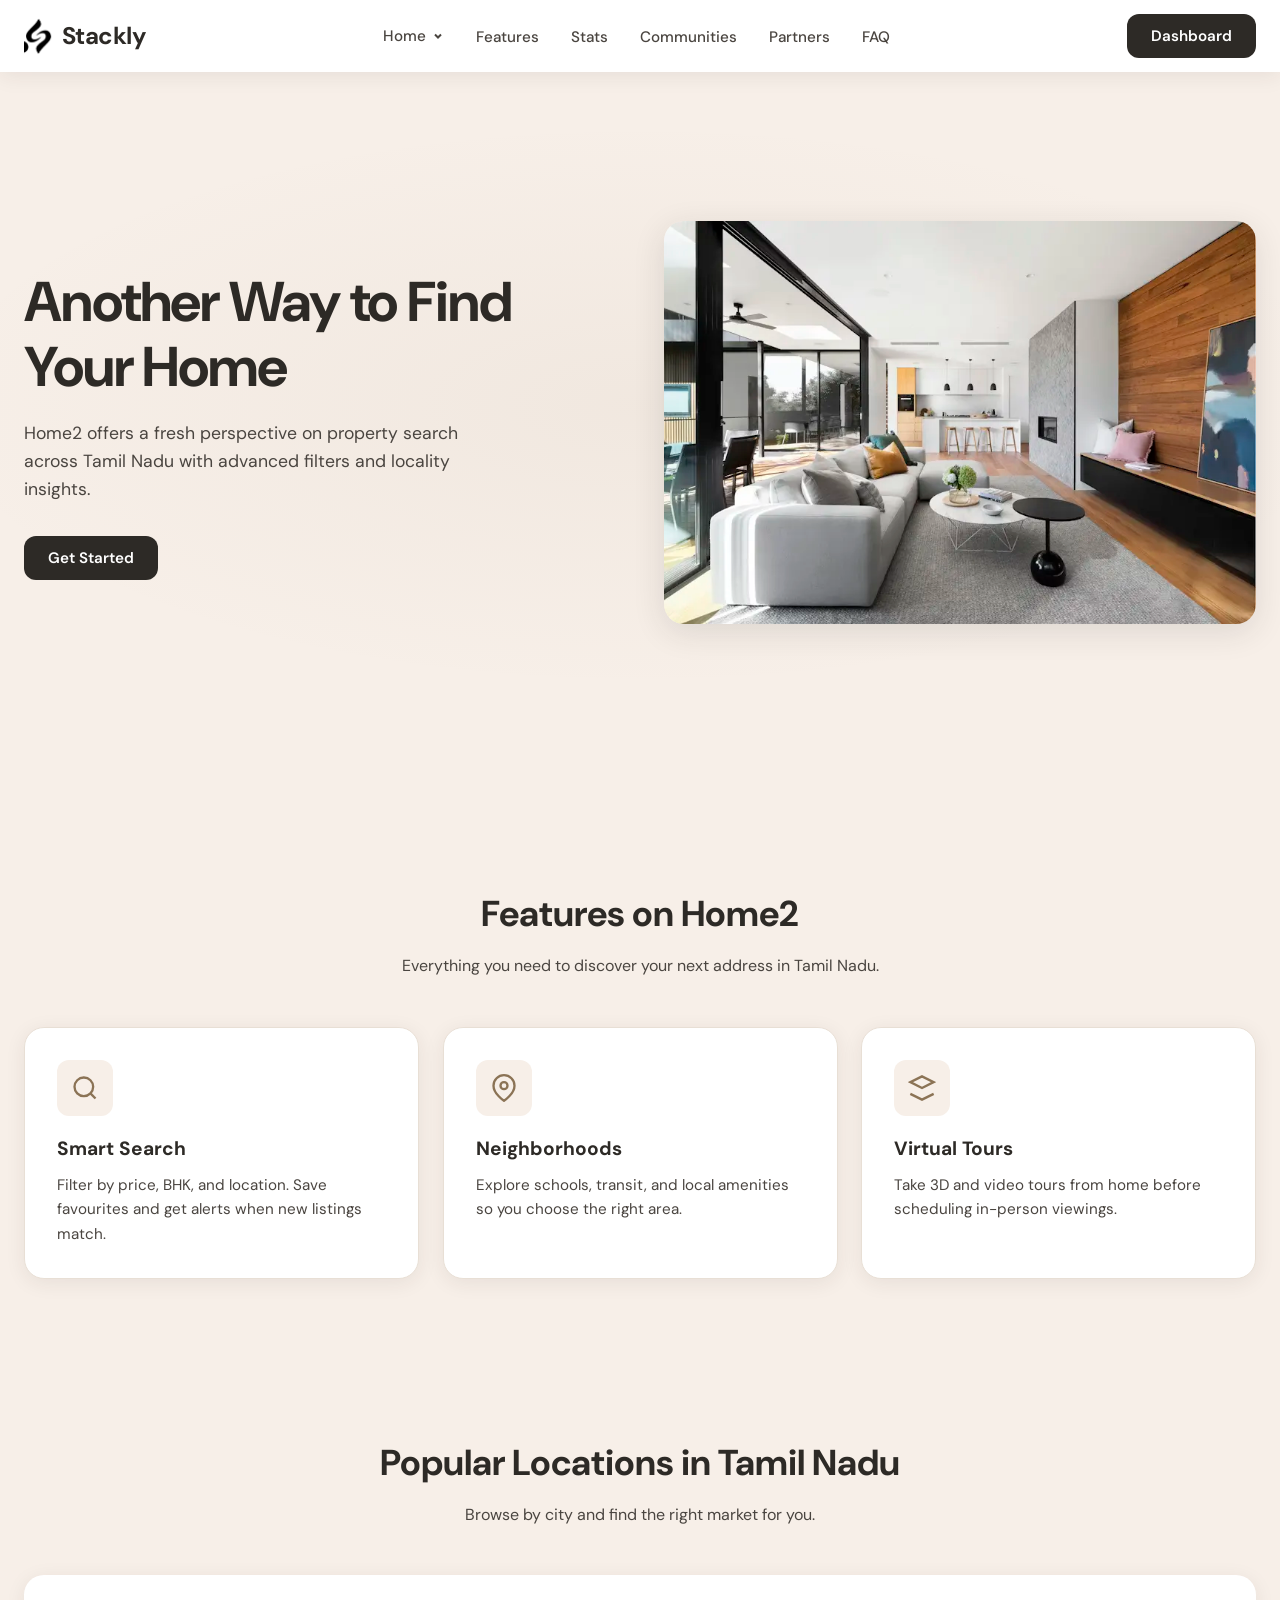
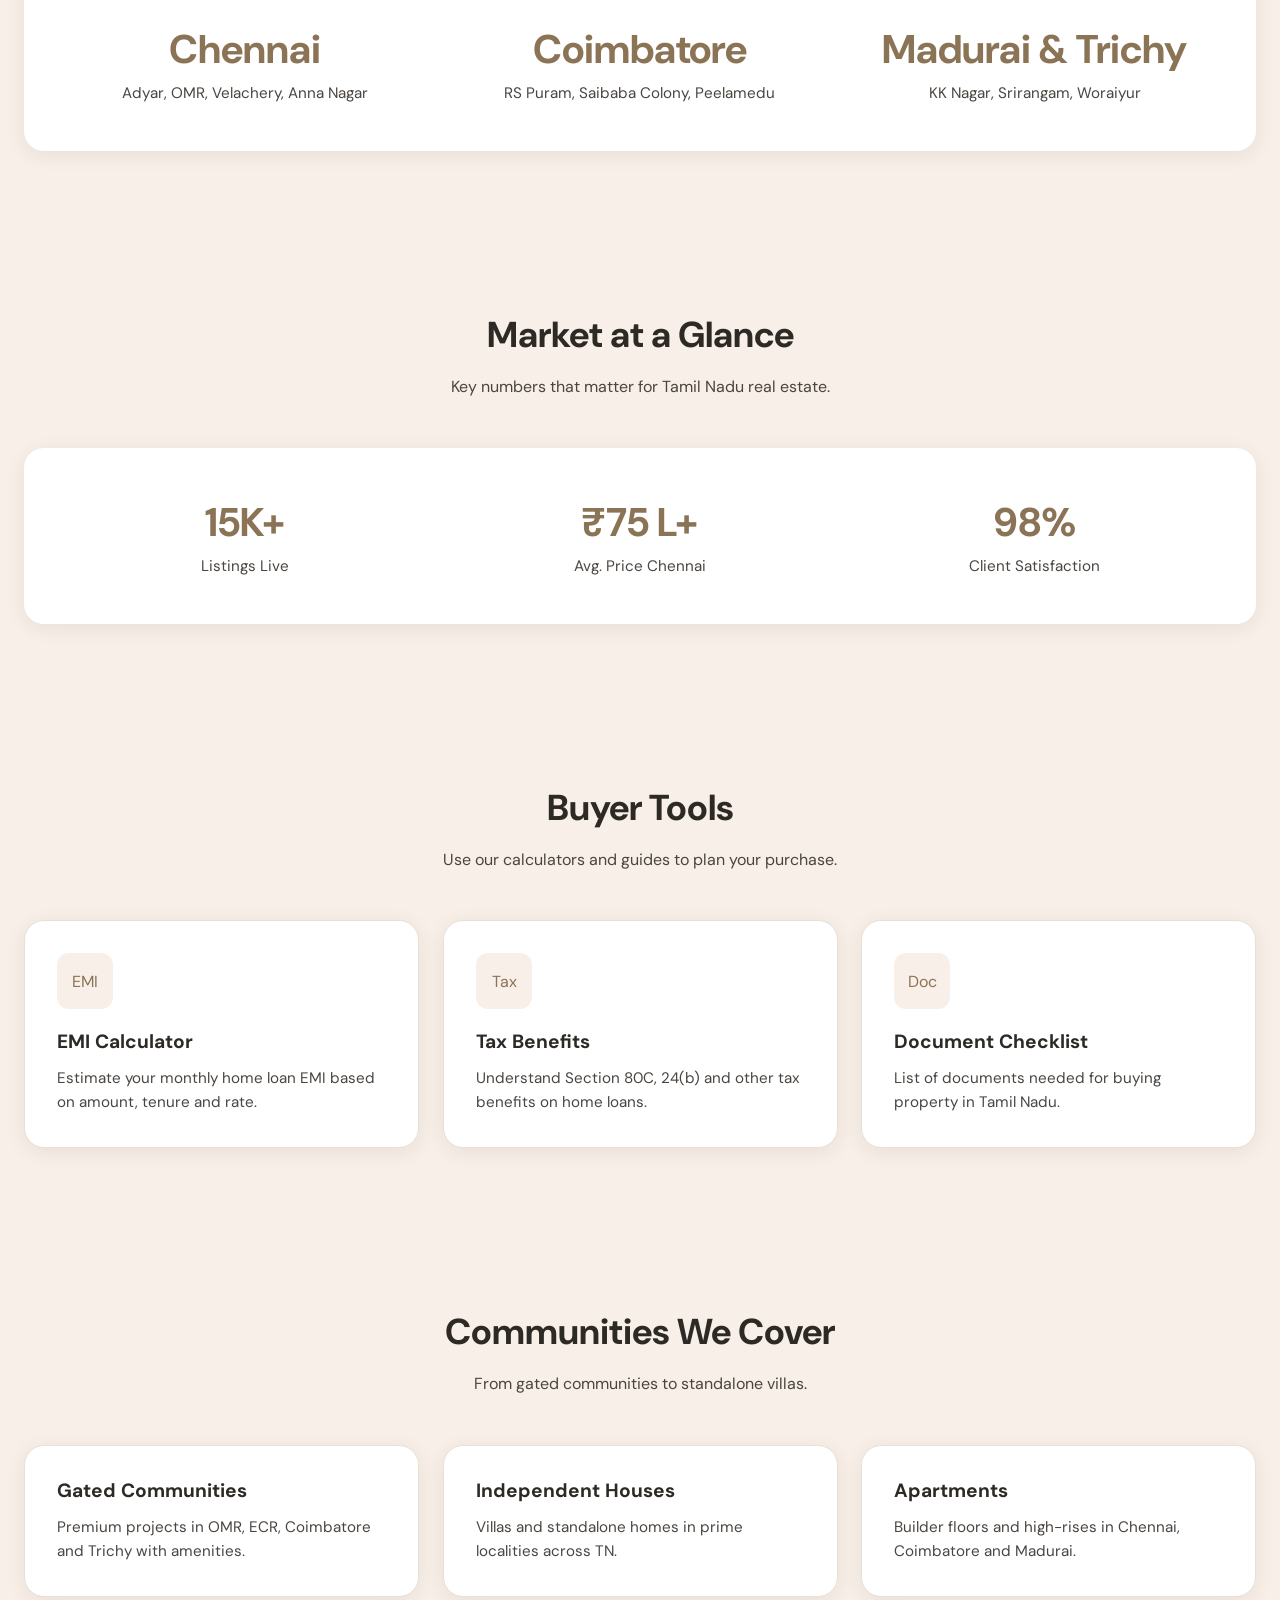
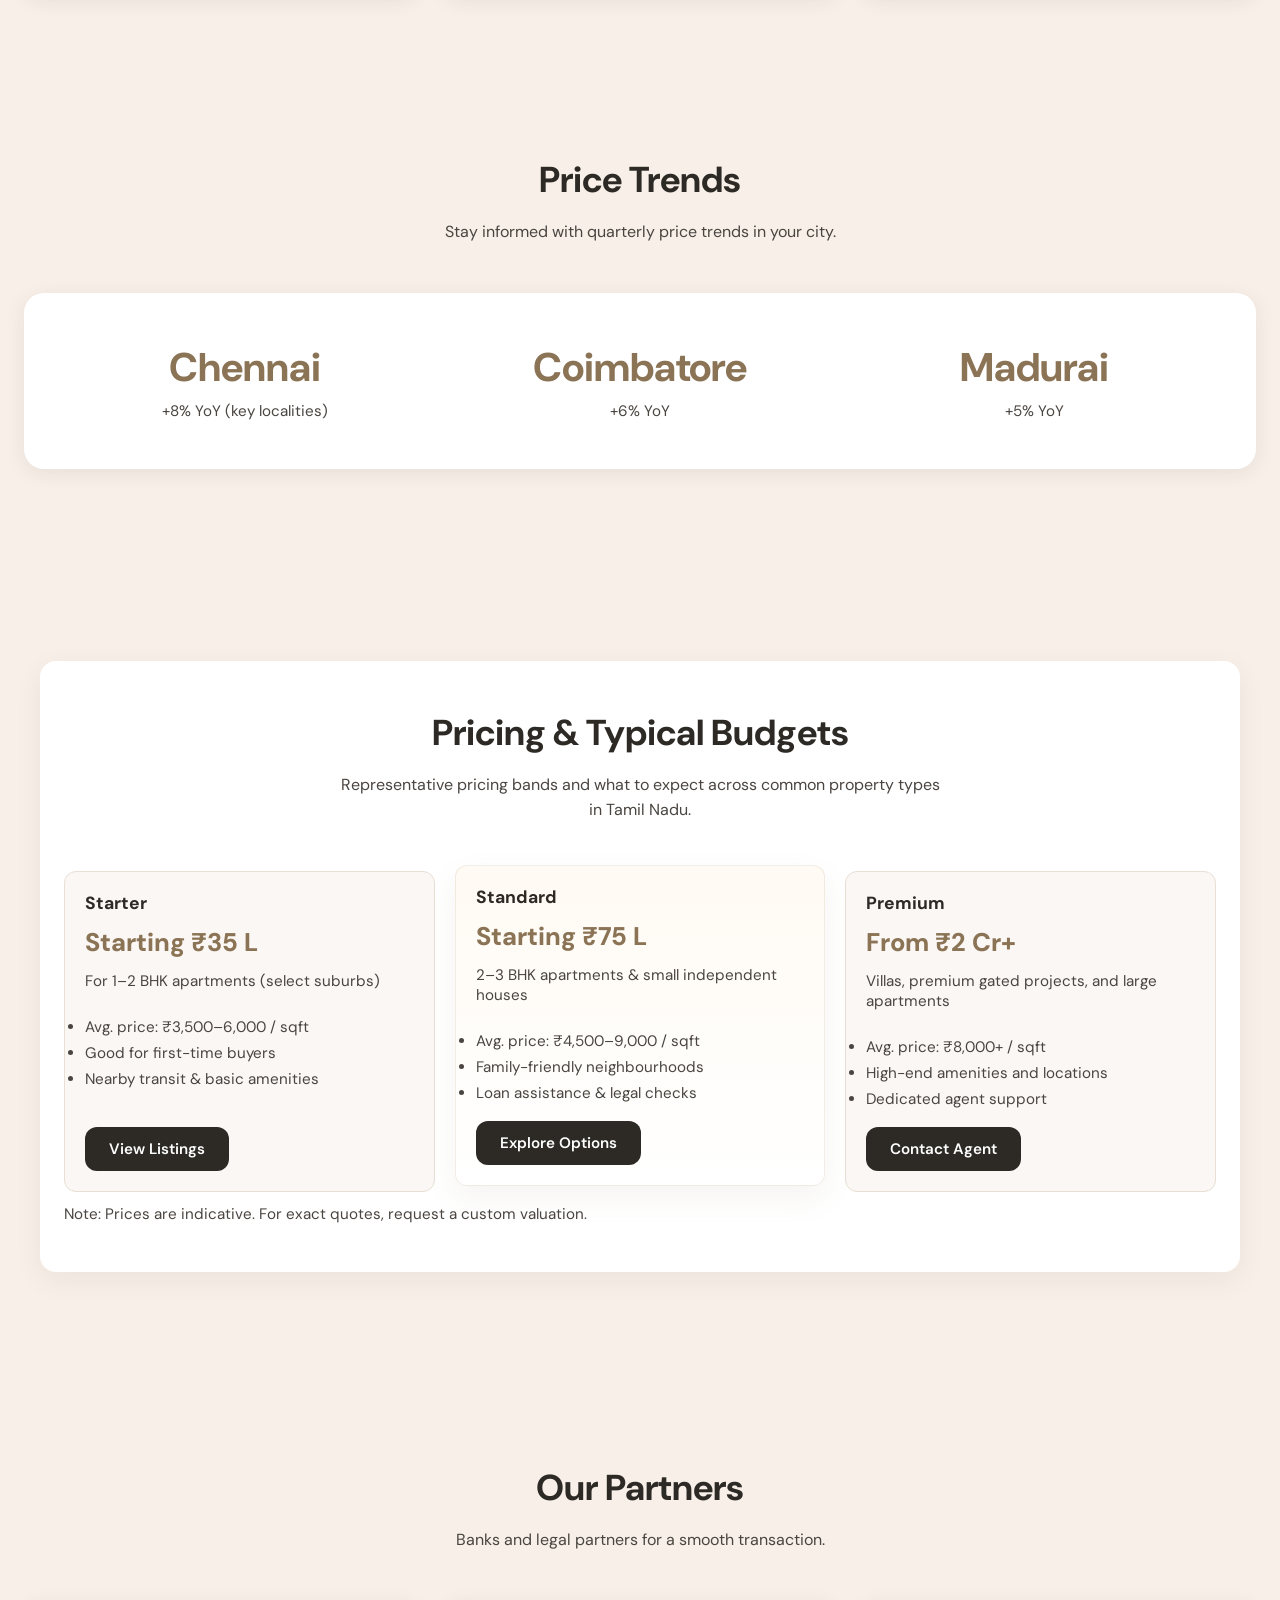
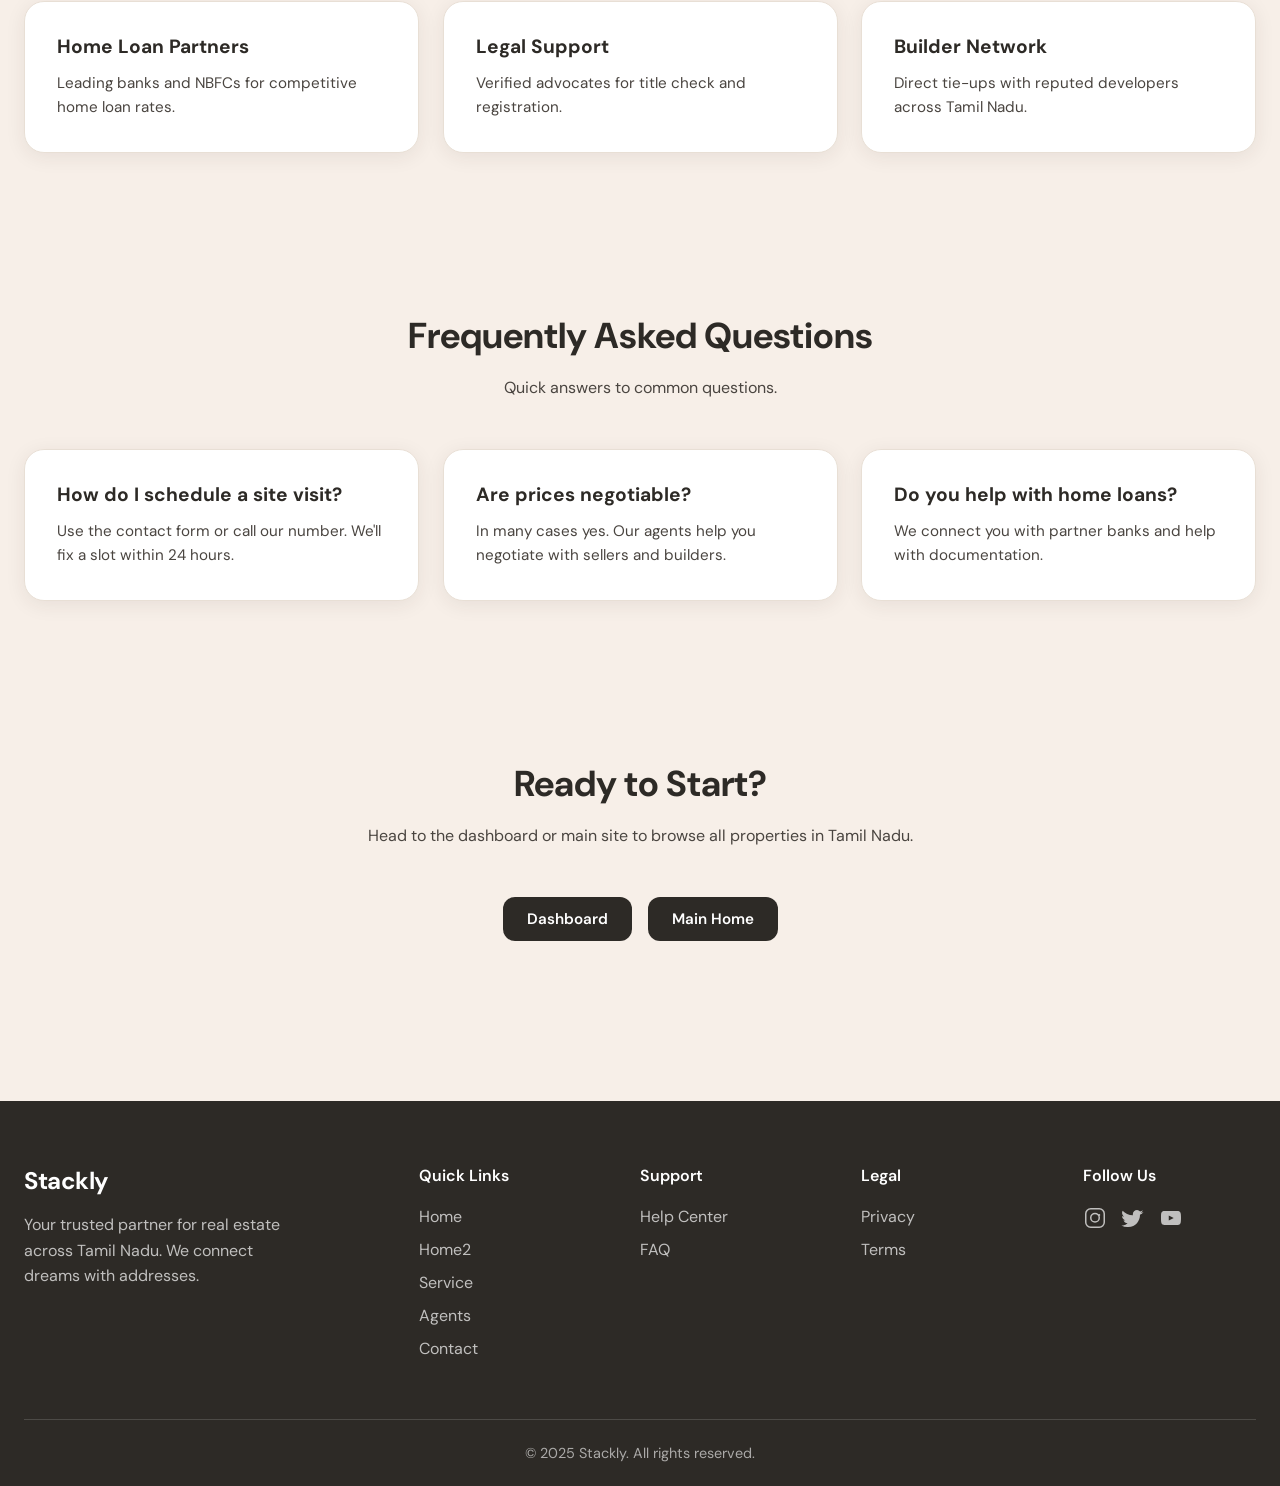
<file: home2.html>
<!DOCTYPE html>
<html lang="en">
<head>
  <meta charset="UTF-8">
  <meta name="viewport" content="width=device-width, initial-scale=1.0">
  <title>Stackly</title>
  <link rel="stylesheet" href="css/styles.css">
  <style>
    /* Pricing section styles (inline so page works without touching main CSS) */
    .pricing-section { padding: 48px 24px; background: #fff; border-radius: 16px; box-shadow: 0 8px 30px rgba(45,42,38,0.06); margin: 32px auto; max-width: 1200px; }
    .pricing-grid { display: grid; grid-template-columns: repeat(3,1fr); gap: 20px; margin-top: 20px; }
    .pricing-card { background: #faf7f4; padding: 20px; border-radius: 12px; border: 1px solid var(--color-border); display:flex;flex-direction:column;align-items:flex-start; gap:12px; }
    .pricing-card.featured { background: linear-gradient(180deg,#fffaf3,#fff); transform: translateY(-6px); box-shadow: 0 12px 30px rgba(139,115,85,0.08); border: 1px solid rgba(139,115,85,0.12); }
    .plan-name { font-weight:700; font-size:1.1rem; color:var(--color-dark); }
    .plan-price { font-size:1.6rem; font-weight:800; color:var(--color-accent); }
    .plan-sub { color:var(--color-dark-soft); font-size:0.95rem; }
    .plan-features { margin-top:8px; color:var(--color-dark-soft); font-size:0.95rem; }
    .plan-features li { margin:6px 0; }
    .plan-cta { margin-top: auto; }
    @media (max-width: 900px) { .pricing-grid { grid-template-columns: 1fr; } }
  </style>
</head>
<body>
  <header class="header">
    <nav class="nav-container">
      <!-- logo block: image + company name grouped -->
      <div class="logo-wrap">
        <img src="assets/logo.png" alt="Stackly Logo" class="logo-img">
        <a href="index.html" class="logo">Stackly</a>
      </div>
      <ul class="nav-links">
        <li class="nav-dropdown">
          <button type="button" class="nav-dropdown-trigger" aria-expanded="false" aria-haspopup="true">
            Home
            <svg width="12" height="12" viewBox="0 0 12 12" fill="none" stroke="currentColor" stroke-width="2">
              <path d="M3 4.5L6 7.5L9 4.5"/>
            </svg>
          </button>
          <ul class="nav-dropdown-menu" role="menu">
            <li><a href="index.html" role="menuitem">Home 1</a></li>
            
          </ul>
        </li>
         <li><a href="#section-features">Features</a></li>
       
        <li><a href="#section-stats">Stats</a></li>
       
        <li><a href="#section-communities">Communities</a></li>
        
        <li><a href="#section-partners">Partners</a></li>
        <li><a href="#section-faq">FAQ</a></li>
      </ul>
      <div class="nav-actions">
        <a href="dashboard.html" class="btn-primary">Dashboard</a>
      </div>
      <button type="button" class="menu-toggle" aria-label="Menu">
        <span></span><span></span><span></span>
      </button>
    </nav>
  </header>

  <main>
    <section class="hero reveal" id="section-hero">
      <div class="hero-content">
        <h1>Another Way to Find Your Home</h1>
        <p>Home2 offers a fresh perspective on property search across Tamil Nadu with advanced filters and locality insights.</p>
        <a href="404.html" class="btn-primary">Get Started</a>
      </div>
      <div class="hero-image-wrap">
        <img src="assets/img7.webp" alt="Modern home">
      </div>
    </section>

    <section class="section reveal" id="section-features">
      <h2 class="section-title">Features on Home2</h2>
      <p class="section-desc">Everything you need to discover your next address in Tamil Nadu.</p>
      <div class="features-grid">
        <div class="feature-card">
          <div class="icon-wrap">
            <svg width="28" height="28" viewBox="0 0 24 24" fill="none" stroke="currentColor" stroke-width="2">
              <circle cx="11" cy="11" r="8"/><path d="m21 21-4.35-4.35"/>
            </svg>
          </div>
          <h3>Smart Search</h3>
          <p>Filter by price, BHK, and location. Save favourites and get alerts when new listings match.</p>
        </div>
        <div class="feature-card">
          <div class="icon-wrap">
            <svg width="28" height="28" viewBox="0 0 24 24" fill="none" stroke="currentColor" stroke-width="2">
              <path d="M21 10c0 7-9 13-9 13s-9-6-9-13a9 9 0 0 1 18 0z"/><circle cx="12" cy="10" r="3"/>
            </svg>
          </div>
          <h3>Neighborhoods</h3>
          <p>Explore schools, transit, and local amenities so you choose the right area.</p>
        </div>
        <div class="feature-card">
          <div class="icon-wrap">
            <svg width="28" height="28" viewBox="0 0 24 24" fill="none" stroke="currentColor" stroke-width="2">
              <path d="M12 2L2 7l10 5 10-5-10-5z"/><path d="M2 17l10 5 10-5"/>
            </svg>
          </div>
          <h3>Virtual Tours</h3>
          <p>Take 3D and video tours from home before scheduling in-person viewings.</p>
        </div>
      </div>
    </section>

    <section class="section reveal" id="section-locations">
      <h2 class="section-title">Popular Locations in Tamil Nadu</h2>
      <p class="section-desc">Browse by city and find the right market for you.</p>
      <div class="stats-section">
        <div class="stat-item">
          <div class="stat-number">Chennai</div>
          <div class="stat-label">Adyar, OMR, Velachery, Anna Nagar</div>
        </div>
        <div class="stat-item">
          <div class="stat-number">Coimbatore</div>
          <div class="stat-label">RS Puram, Saibaba Colony, Peelamedu</div>
        </div>
        <div class="stat-item">
          <div class="stat-number">Madurai & Trichy</div>
          <div class="stat-label">KK Nagar, Srirangam, Woraiyur</div>
        </div>
      </div>
    </section>

    <section class="section reveal" id="section-stats">
      <h2 class="section-title">Market at a Glance</h2>
      <p class="section-desc">Key numbers that matter for Tamil Nadu real estate.</p>
      <div class="stats-section">
        <div class="stat-item">
          <div class="stat-number">15K+</div>
          <div class="stat-label">Listings Live</div>
        </div>
        <div class="stat-item">
          <div class="stat-number">₹75 L+</div>
          <div class="stat-label">Avg. Price Chennai</div>
        </div>
        <div class="stat-item">
          <div class="stat-number">98%</div>
          <div class="stat-label">Client Satisfaction</div>
        </div>
      </div>
    </section>

    <section class="section reveal" id="section-tools">
      <h2 class="section-title">Buyer Tools</h2>
      <p class="section-desc">Use our calculators and guides to plan your purchase.</p>
      <div class="features-grid">
        <div class="feature-card">
          <div class="icon-wrap">EMI</div>
          <h3>EMI Calculator</h3>
          <p>Estimate your monthly home loan EMI based on amount, tenure and rate.</p>
        </div>
        <div class="feature-card">
          <div class="icon-wrap">Tax</div>
          <h3>Tax Benefits</h3>
          <p>Understand Section 80C, 24(b) and other tax benefits on home loans.</p>
        </div>
        <div class="feature-card">
          <div class="icon-wrap">Doc</div>
          <h3>Document Checklist</h3>
          <p>List of documents needed for buying property in Tamil Nadu.</p>
        </div>
      </div>
    </section>

    <section class="section reveal" id="section-communities">
      <h2 class="section-title">Communities We Cover</h2>
      <p class="section-desc">From gated communities to standalone villas.</p>
      <div class="features-grid">
        <div class="feature-card">
          <h3>Gated Communities</h3>
          <p>Premium projects in OMR, ECR, Coimbatore and Trichy with amenities.</p>
        </div>
        <div class="feature-card">
          <h3>Independent Houses</h3>
          <p>Villas and standalone homes in prime localities across TN.</p>
        </div>
        <div class="feature-card">
          <h3>Apartments</h3>
          <p>Builder floors and high-rises in Chennai, Coimbatore and Madurai.</p>
        </div>
      </div>
    </section>

    <section class="section reveal" id="section-trends">
      <h2 class="section-title">Price Trends</h2>
      <p class="section-desc">Stay informed with quarterly price trends in your city.</p>
      <div class="stats-section">
        <div class="stat-item">
          <div class="stat-number">Chennai</div>
          <div class="stat-label">+8% YoY (key localities)</div>
        </div>
        <div class="stat-item">
          <div class="stat-number">Coimbatore</div>
          <div class="stat-label">+6% YoY</div>
        </div>
        <div class="stat-item">
          <div class="stat-number">Madurai</div>
          <div class="stat-label">+5% YoY</div>
        </div>
      </div>
    </section>

    <section class="section reveal" id="section-pricing">
      <div class="pricing-section">
        <h2 class="section-title">Pricing & Typical Budgets</h2>
        <p class="section-desc">Representative pricing bands and what to expect across common property types in Tamil Nadu.</p>
        <div class="pricing-grid">
          <div class="pricing-card">
            <div class="plan-name">Starter</div>
            <div class="plan-price">Starting ₹35 L</div>
            <div class="plan-sub">For 1–2 BHK apartments (select suburbs)</div>
            <ul class="plan-features">
              <li>Avg. price: ₹3,500–6,000 / sqft</li>
              <li>Good for first-time buyers</li>
              <li>Nearby transit & basic amenities</li>
            </ul>
            <div class="plan-cta"><a href="404.html" class="btn-primary">View Listings</a></div>
          </div>

          <div class="pricing-card featured">
            <div class="plan-name">Standard</div>
            <div class="plan-price">Starting ₹75 L</div>
            <div class="plan-sub">2–3 BHK apartments & small independent houses</div>
            <ul class="plan-features">
              <li>Avg. price: ₹4,500–9,000 / sqft</li>
              <li>Family-friendly neighbourhoods</li>
              <li>Loan assistance & legal checks</li>
            </ul>
            <div class="plan-cta"><a href="404.html" class="btn-primary">Explore Options</a></div>
          </div>

          <div class="pricing-card">
            <div class="plan-name">Premium</div>
            <div class="plan-price">From ₹2 Cr+</div>
            <div class="plan-sub">Villas, premium gated projects, and large apartments</div>
            <ul class="plan-features">
              <li>Avg. price: ₹8,000+ / sqft</li>
              <li>High-end amenities and locations</li>
              <li>Dedicated agent support</li>
            </ul>
            <div class="plan-cta"><a href="404.html" class="btn-primary">Contact Agent</a></div>
          </div>
        </div>
        <p style="margin-top:12px;color:var(--color-dark-soft);font-size:0.95rem;">Note: Prices are indicative. For exact quotes, request a custom valuation.</p>
      </div>
    </section>

    <section class="section reveal" id="section-partners">
      <h2 class="section-title">Our Partners</h2>
      <p class="section-desc">Banks and legal partners for a smooth transaction.</p>
      <div class="features-grid">
        <div class="feature-card">
          <h3>Home Loan Partners</h3>
          <p>Leading banks and NBFCs for competitive home loan rates.</p>
        </div>
        <div class="feature-card">
          <h3>Legal Support</h3>
          <p>Verified advocates for title check and registration.</p>
        </div>
        <div class="feature-card">
          <h3>Builder Network</h3>
          <p>Direct tie-ups with reputed developers across Tamil Nadu.</p>
        </div>
      </div>
    </section>

    <section class="section reveal" id="section-faq">
      <h2 class="section-title">Frequently Asked Questions</h2>
      <p class="section-desc">Quick answers to common questions.</p>
      <div class="features-grid">
        <div class="feature-card">
          <h3>How do I schedule a site visit?</h3>
          <p>Use the contact form or call our number. We'll fix a slot within 24 hours.</p>
        </div>
        <div class="feature-card">
          <h3>Are prices negotiable?</h3>
          <p>In many cases yes. Our agents help you negotiate with sellers and builders.</p>
        </div>
        <div class="feature-card">
          <h3>Do you help with home loans?</h3>
          <p>We connect you with partner banks and help with documentation.</p>
        </div>
      </div>
    </section>

    <section class="section reveal" id="section-cta">
      <h2 class="section-title">Ready to Start?</h2>
      <p class="section-desc">Head to the dashboard or main site to browse all properties in Tamil Nadu.</p>
      <div style="display: flex; gap: 16px; justify-content: center; flex-wrap: wrap;">
        <a href="dashboard.html" class="btn-primary">Dashboard</a>
        <a href="index.html" class="btn-primary">Main Home</a>
      </div>
    </section>
  </main>

  <footer class="footer">
    <div class="footer-inner">
      <div class="footer-grid">
        <div class="footer-brand">
          <a href="index.html" class="logo">Stackly</a>
          <p>Your trusted partner for real estate across Tamil Nadu. We connect dreams with addresses.</p>
        </div>
        <div class="footer-col">
          <h4>Quick Links</h4>
          <ul>
            <li><a href="index.html">Home</a></li>
            <li><a href="home2.html">Home2</a></li>
            <li><a href="service.html">Service</a></li>
            <li><a href="agents.html">Agents</a></li>
            <li><a href="contact.html">Contact</a></li>
          </ul>
        </div>
        <div class="footer-col">
          <h4>Support</h4>
          <ul>
            <li><a href="404.html">Help Center</a></li>
            <li><a href="404.html">FAQ</a></li>
          </ul>
        </div>
        <div class="footer-col">
          <h4>Legal</h4>
          <ul>
            <li><a href="404.html">Privacy</a></li>
            <li><a href="404.html">Terms</a></li>
          </ul>
        </div>
          <div class="footer-col">
            <h4>Follow Us</h4>
            <div class="footer-social">
              <a href="404.html" title="Instagram" class="social-icon" style="margin-right:10px;">
                <svg width="24" height="24" fill="currentColor" viewBox="0 0 24 24"><path d="M7.75 2h8.5A5.75 5.75 0 0 1 22 7.75v8.5A5.75 5.75 0 0 1 16.25 22h-8.5A5.75 5.75 0 0 1 2 16.25v-8.5A5.75 5.75 0 0 1 7.75 2zm0 1.5A4.25 4.25 0 0 0 3.5 7.75v8.5A4.25 4.25 0 0 0 7.75 20.5h8.5A4.25 4.25 0 0 0 20.5 16.25v-8.5A4.25 4.25 0 0 0 16.25 3.5h-8.5zm4.25 3.25a5 5 0 1 1 0 10 5 5 0 0 1 0-10zm0 1.5a3.5 3.5 0 1 0 0 7 3.5 3.5 0 0 0 0-7zm5.25.75a1 1 0 1 1-2 0 1 1 0 0 1 2 0z"/></svg>
              </a>
              <a href="404.html" title="Twitter" class="social-icon" style="margin-right:10px;">
                <svg width="24" height="24" fill="currentColor" viewBox="0 0 24 24"><path d="M22.46 6c-.77.35-1.6.59-2.47.7a4.3 4.3 0 0 0 1.88-2.37c-.83.5-1.75.87-2.72 1.07A4.28 4.28 0 0 0 16.11 4c-2.37 0-4.29 1.92-4.29 4.29 0 .34.04.67.11.99C7.69 9.13 4.07 7.38 1.64 4.7c-.37.64-.58 1.38-.58 2.17 0 1.5.76 2.82 1.92 3.59-.71-.02-1.38-.22-1.97-.54v.05c0 2.1 1.5 3.85 3.5 4.25-.37.1-.76.16-1.16.16-.28 0-.55-.03-.81-.08.56 1.74 2.18 3.01 4.1 3.05A8.6 8.6 0 0 1 2 19.54c-.56 0-1.11-.03-1.65-.1A12.13 12.13 0 0 0 7.29 21c7.55 0 11.69-6.26 11.69-11.69 0-.18-.01-.36-.02-.54A8.18 8.18 0 0 0 22.46 6z"/></svg>
              </a>
              <a href="404.html" title="YouTube" class="social-icon">
                <svg width="24" height="24" fill="currentColor" viewBox="0 0 24 24"><path d="M21.8 8.001s-.2-1.4-.8-2c-.7-.8-1.5-.8-1.9-.9C15.6 4.999 12 5 12 5h-.1s-3.6-.001-7.1.101c-.4.1-1.2.1-1.9.9-.6.6-.8 2-.8 2S2 9.6 2 11.2v1.6c0 1.6.2 3.2.2 3.2s.2 1.4.8 2c.7.8 1.5.8 1.9.9 3.5.1 7.1.1 7.1.1s3.6 0 7.1-.1c.4-.1 1.2-.1 1.9-.9.6-.6.8-2 .8-2s.2-1.6.2-3.2v-1.6c0-1.6-.2-3.2-.2-3.2zM9.75 14.5v-5l5 2.5-5 2.5z"/></svg>
              </a>
            </div>
          </div>
      </div>
      <div class="footer-bottom">
        &copy; 2025 Stackly. All rights reserved.
      </div>
    </div>
  </footer>

  <script src="js/main.js"></script>
</body>
</html>
</file>
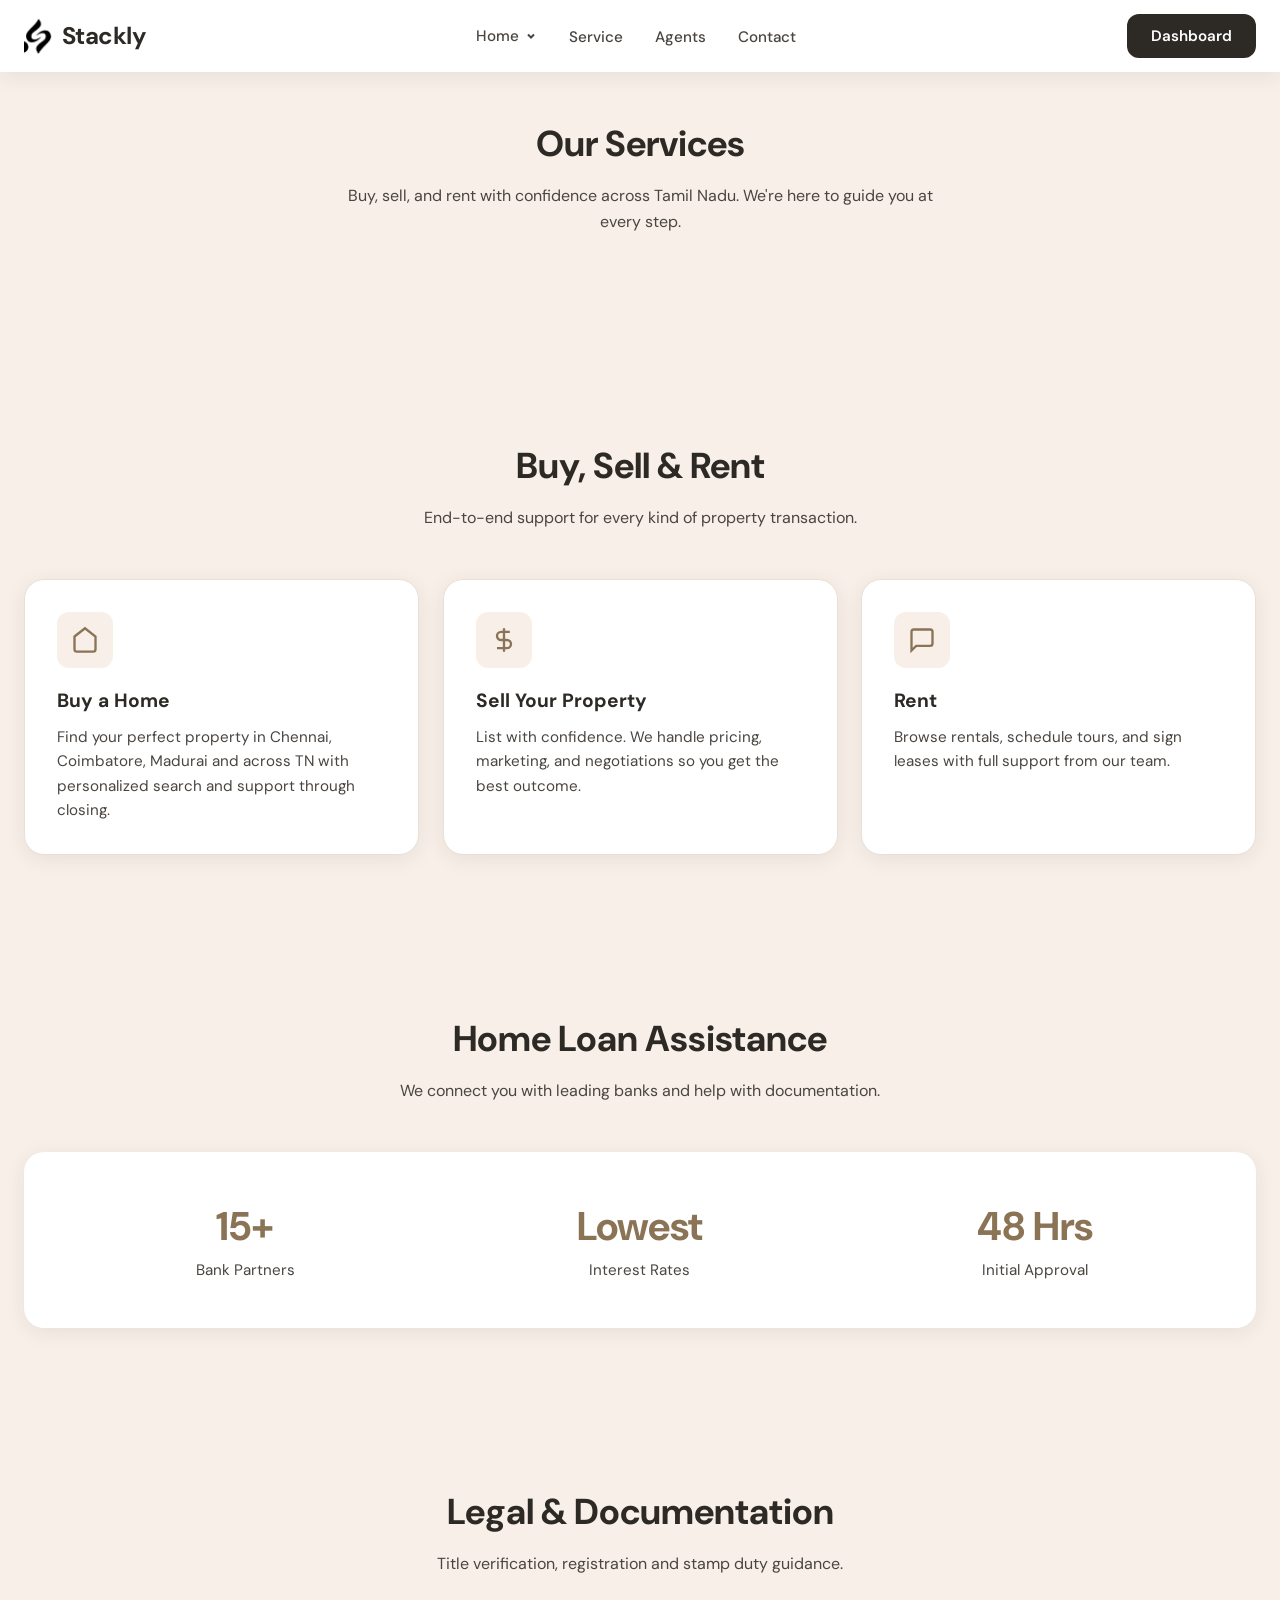
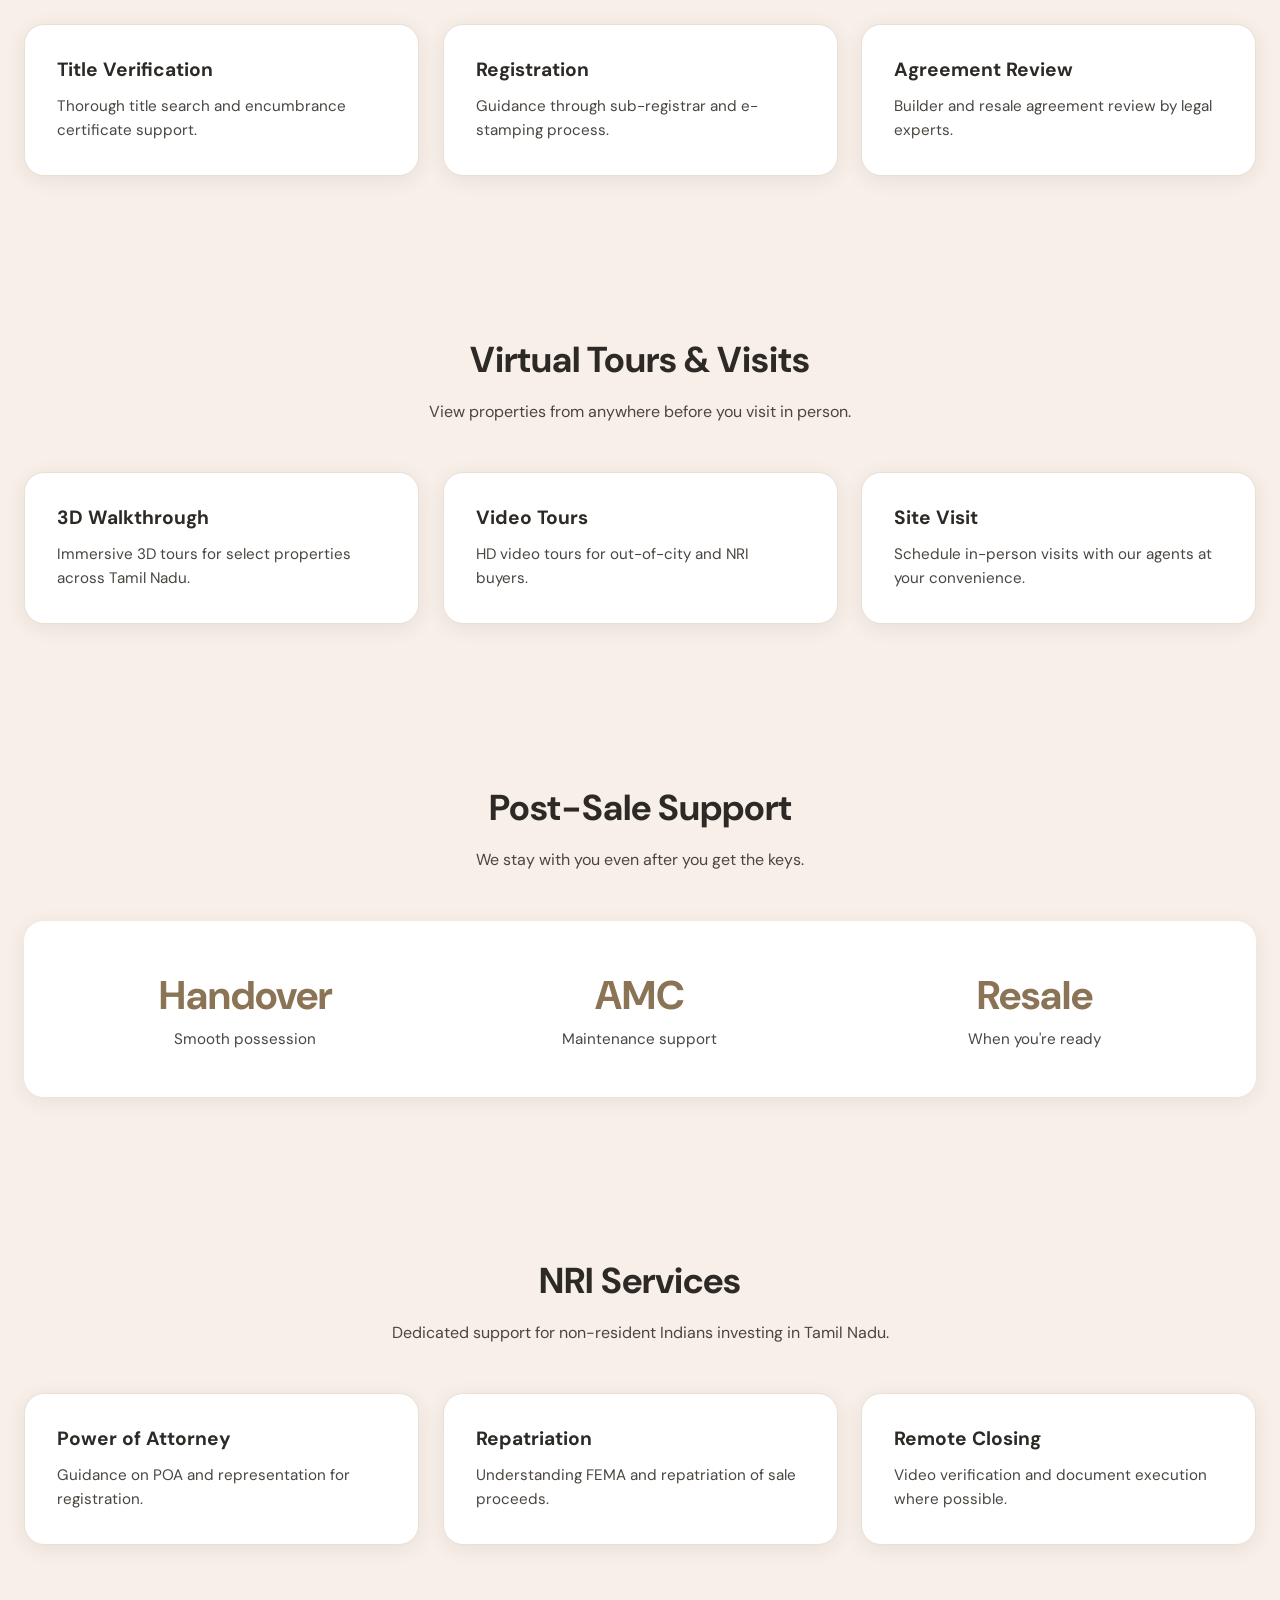
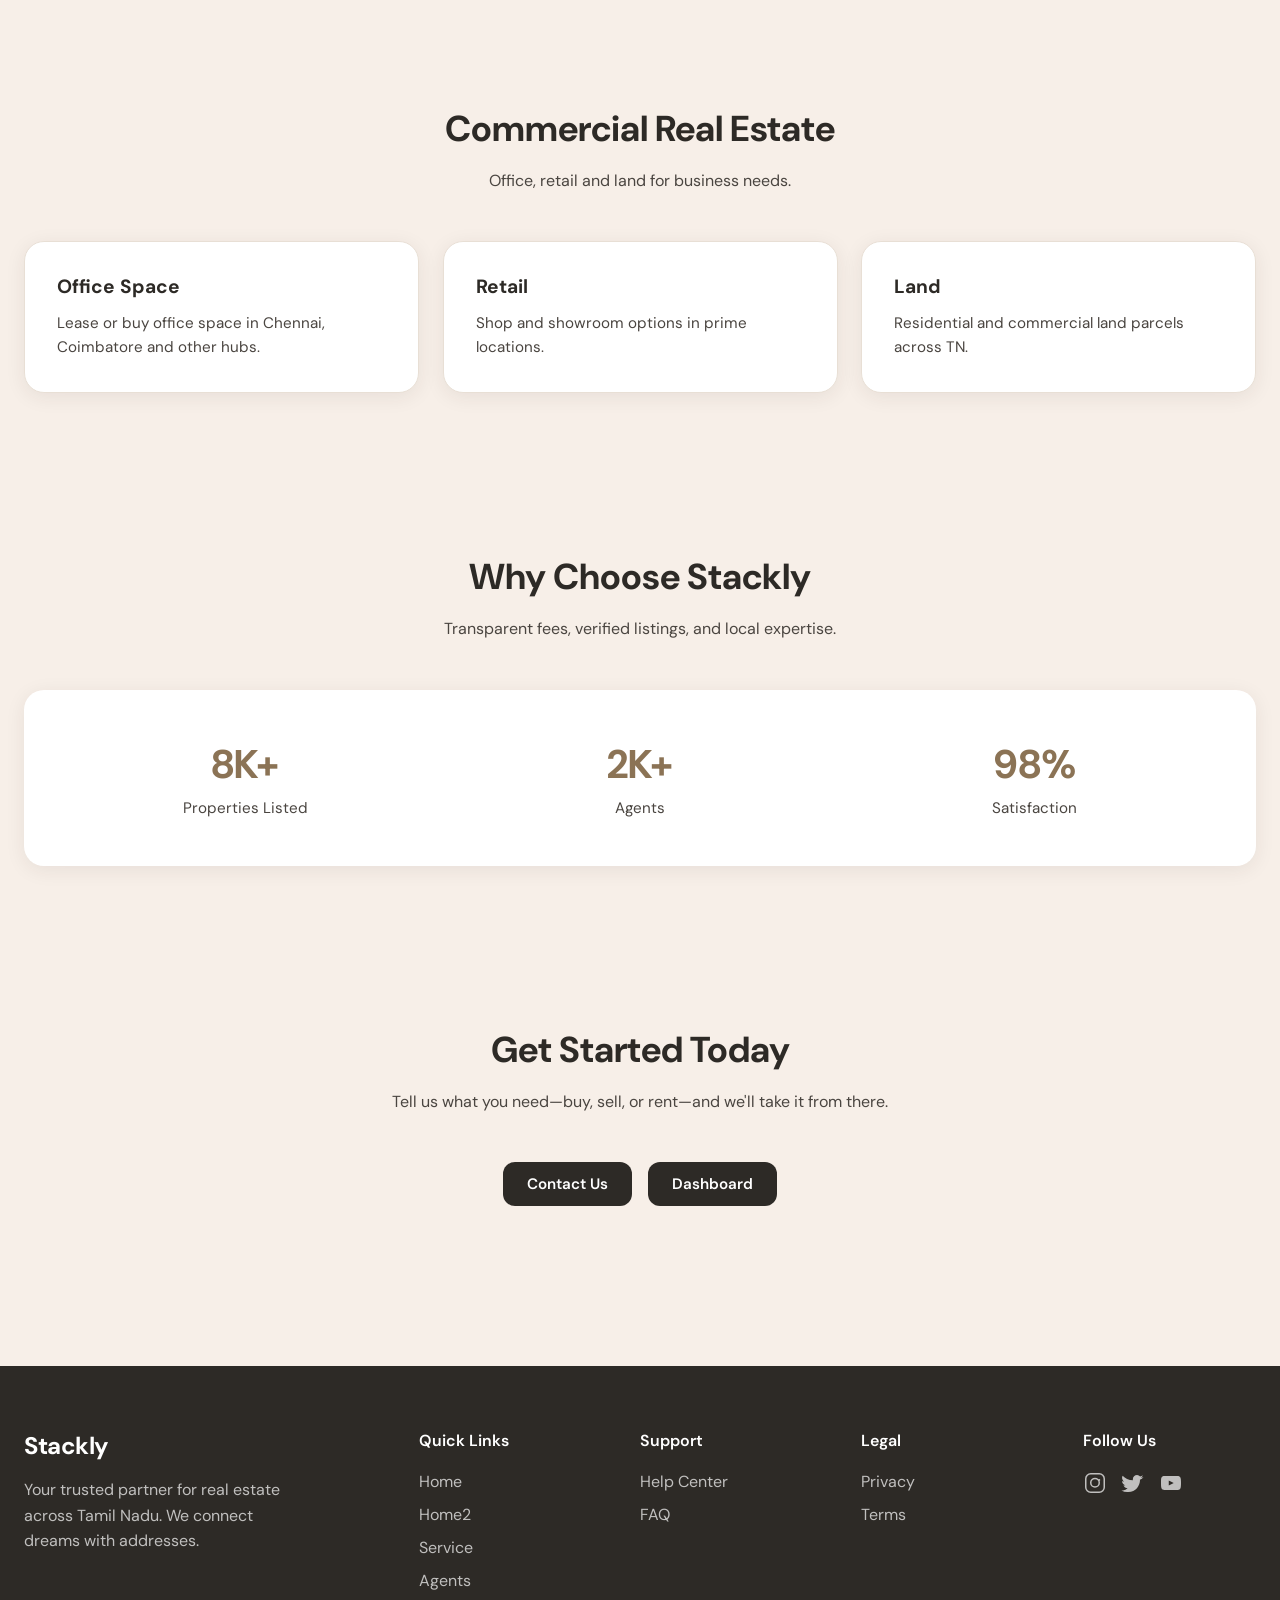
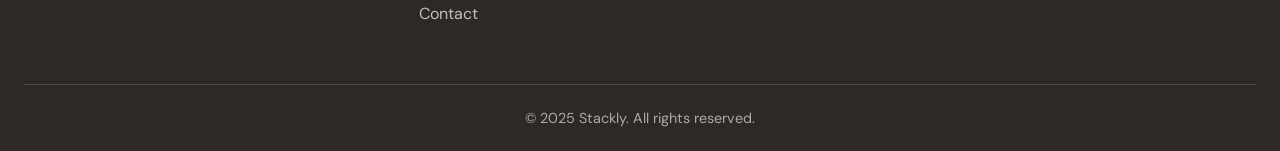
<file: service.html>
<!DOCTYPE html>
<html lang="en">
<head>
  <meta charset="UTF-8">
  <meta name="viewport" content="width=device-width, initial-scale=1.0">
  <title>Stackly</title>
  <link rel="stylesheet" href="css/styles.css">
</head>
<body>
  <header class="header">
    <nav class="nav-container">
      <div class="logo-wrap">
        <img src="assets/logo.png" alt="Stackly Logo" class="logo-img">
        <a href="index.html" class="logo">Stackly</a>
      </div>
      <ul class="nav-links">
        <li class="nav-dropdown">
          <button type="button" class="nav-dropdown-trigger" aria-expanded="false" aria-haspopup="true">
            Home
            <svg width="12" height="12" viewBox="0 0 12 12" fill="none" stroke="currentColor" stroke-width="2">
              <path d="M3 4.5L6 7.5L9 4.5"/>
            </svg>
          </button>
          <ul class="nav-dropdown-menu" role="menu">
            <li><a href="index.html" role="menuitem">Home</a></li>
            <li><a href="home2.html" role="menuitem">Home2</a></li>
          </ul>
        </li>
        <li><a href="service.html">Service</a></li>
        <li><a href="agents.html">Agents</a></li>
        <li><a href="contact.html">Contact</a></li>
      </ul>
      <div class="nav-actions">
        <a href="dashboard.html" class="btn-primary">Dashboard</a>
      </div>
      <button type="button" class="menu-toggle" aria-label="Menu">
        <span></span><span></span><span></span>
      </button>
    </nav>
  </header>

  <main>
    <section class="section reveal" id="services-hero" style="padding-top: 120px;">
      <h1 class="section-title">Our Services</h1>
      <p class="section-desc">Buy, sell, and rent with confidence across Tamil Nadu. We're here to guide you at every step.</p>
    </section>

    <section class="section reveal" id="buy-sell-rent">
      <h2 class="section-title">Buy, Sell & Rent</h2>
      <p class="section-desc">End-to-end support for every kind of property transaction.</p>
      <div class="features-grid">
        <div class="feature-card">
          <div class="icon-wrap">
            <svg width="28" height="28" viewBox="0 0 24 24" fill="none" stroke="currentColor" stroke-width="2">
              <path d="M3 9l9-7 9 7v11a2 2 0 0 1-2 2H5a2 2 0 0 1-2-2z"/>
            </svg>
          </div>
          <h3>Buy a Home</h3>
          <p>Find your perfect property in Chennai, Coimbatore, Madurai and across TN with personalized search and support through closing.</p>
        </div>
        <div class="feature-card">
          <div class="icon-wrap">
            <svg width="28" height="28" viewBox="0 0 24 24" fill="none" stroke="currentColor" stroke-width="2">
              <path d="M12 2v20M17 5H9.5a3.5 3.5 0 0 0 0 7h5a3.5 3.5 0 0 1 0 7H6"/>
            </svg>
          </div>
          <h3>Sell Your Property</h3>
          <p>List with confidence. We handle pricing, marketing, and negotiations so you get the best outcome.</p>
        </div>
        <div class="feature-card">
          <div class="icon-wrap">
            <svg width="28" height="28" viewBox="0 0 24 24" fill="none" stroke="currentColor" stroke-width="2">
              <path d="M21 15a2 2 0 0 1-2 2H7l-4 4V5a2 2 0 0 1 2-2h14a2 2 0 0 1 2 2z"/>
            </svg>
          </div>
          <h3>Rent</h3>
          <p>Browse rentals, schedule tours, and sign leases with full support from our team.</p>
        </div>
      </div>
    </section>

    <section class="section reveal" id="home-loans">
      <h2 class="section-title">Home Loan Assistance</h2>
      <p class="section-desc">We connect you with leading banks and help with documentation.</p>
      <div class="stats-section">
        <div class="stat-item">
          <div class="stat-number">15+</div>
          <div class="stat-label">Bank Partners</div>
        </div>
        <div class="stat-item">
          <div class="stat-number">Lowest</div>
          <div class="stat-label">Interest Rates</div>
        </div>
        <div class="stat-item">
          <div class="stat-number">48 Hrs</div>
          <div class="stat-label">Initial Approval</div>
        </div>
      </div>
    </section>

    <section class="section reveal" id="legal-support">
      <h2 class="section-title">Legal & Documentation</h2>
      <p class="section-desc">Title verification, registration and stamp duty guidance.</p>
      <div class="features-grid">
        <div class="feature-card">
          <h3>Title Verification</h3>
          <p>Thorough title search and encumbrance certificate support.</p>
        </div>
        <div class="feature-card">
          <h3>Registration</h3>
          <p>Guidance through sub-registrar and e-stamping process.</p>
        </div>
        <div class="feature-card">
          <h3>Agreement Review</h3>
          <p>Builder and resale agreement review by legal experts.</p>
        </div>
      </div>
    </section>

    <section class="section reveal" id="virtual-tours">
      <h2 class="section-title">Virtual Tours & Visits</h2>
      <p class="section-desc">View properties from anywhere before you visit in person.</p>
      <div class="features-grid">
        <div class="feature-card">
          <h3>3D Walkthrough</h3>
          <p>Immersive 3D tours for select properties across Tamil Nadu.</p>
        </div>
        <div class="feature-card">
          <h3>Video Tours</h3>
          <p>HD video tours for out-of-city and NRI buyers.</p>
        </div>
        <div class="feature-card">
          <h3>Site Visit</h3>
          <p>Schedule in-person visits with our agents at your convenience.</p>
        </div>
      </div>
    </section>

    <section class="section reveal" id="post-sale">
      <h2 class="section-title">Post-Sale Support</h2>
      <p class="section-desc">We stay with you even after you get the keys.</p>
      <div class="stats-section">
        <div class="stat-item">
          <div class="stat-number">Handover</div>
          <div class="stat-label">Smooth possession</div>
        </div>
        <div class="stat-item">
          <div class="stat-number">AMC</div>
          <div class="stat-label">Maintenance support</div>
        </div>
        <div class="stat-item">
          <div class="stat-number">Resale</div>
          <div class="stat-label">When you're ready</div>
        </div>
      </div>
    </section>

    <section class="section reveal" id="nri-services">
      <h2 class="section-title">NRI Services</h2>
      <p class="section-desc">Dedicated support for non-resident Indians investing in Tamil Nadu.</p>
      <div class="features-grid">
        <div class="feature-card">
          <h3>Power of Attorney</h3>
          <p>Guidance on POA and representation for registration.</p>
        </div>
        <div class="feature-card">
          <h3>Repatriation</h3>
          <p>Understanding FEMA and repatriation of sale proceeds.</p>
        </div>
        <div class="feature-card">
          <h3>Remote Closing</h3>
          <p>Video verification and document execution where possible.</p>
        </div>
      </div>
    </section>

    <section class="section reveal" id="commercial">
      <h2 class="section-title">Commercial Real Estate</h2>
      <p class="section-desc">Office, retail and land for business needs.</p>
      <div class="features-grid">
        <div class="feature-card">
          <h3>Office Space</h3>
          <p>Lease or buy office space in Chennai, Coimbatore and other hubs.</p>
        </div>
        <div class="feature-card">
          <h3>Retail</h3>
          <p>Shop and showroom options in prime locations.</p>
        </div>
        <div class="feature-card">
          <h3>Land</h3>
          <p>Residential and commercial land parcels across TN.</p>
        </div>
      </div>
    </section>

    <section class="section reveal" id="why-stackly-service">
      <h2 class="section-title">Why Choose Stackly</h2>
      <p class="section-desc">Transparent fees, verified listings, and local expertise.</p>
      <div class="stats-section">
        <div class="stat-item">
          <div class="stat-number">8K+</div>
          <div class="stat-label">Properties Listed</div>
        </div>
        <div class="stat-item">
          <div class="stat-number">2K+</div>
          <div class="stat-label">Agents</div>
        </div>
        <div class="stat-item">
          <div class="stat-number">98%</div>
          <div class="stat-label">Satisfaction</div>
        </div>
      </div>
    </section>

    <section class="section reveal" id="service-cta">
      <h2 class="section-title">Get Started Today</h2>
      <p class="section-desc">Tell us what you need—buy, sell, or rent—and we'll take it from there.</p>
      <div style="display: flex; gap: 16px; justify-content: center; flex-wrap: wrap;">
        <a href="contact.html" class="btn-primary">Contact Us</a>
        <a href="dashboard.html" class="btn-primary">Dashboard</a>
      </div>
    </section>
  </main>

  <footer class="footer">
    <div class="footer-inner">
      <div class="footer-grid">
        <div class="footer-brand">
          <a href="index.html" class="logo">Stackly</a>
          <p>Your trusted partner for real estate across Tamil Nadu. We connect dreams with addresses.</p>
        </div>
        <div class="footer-col">
          <h4>Quick Links</h4>
          <ul>
            <li><a href="index.html">Home</a></li>
            <li><a href="home2.html">Home2</a></li>
            <li><a href="service.html">Service</a></li>
            <li><a href="agents.html">Agents</a></li>
            <li><a href="contact.html">Contact</a></li>
          </ul>
        </div>
        <div class="footer-col">
          <h4>Support</h4>
          <ul>
            <li><a href="404.html">Help Center</a></li>
            <li><a href="404.html">FAQ</a></li>
          </ul>
        </div>
        <div class="footer-col">
          <h4>Legal</h4>
          <ul>
            <li><a href="404.html">Privacy</a></li>
            <li><a href="404.html">Terms</a></li>
          </ul>
        </div>
          <div class="footer-col">
            <h4>Follow Us</h4>
            <div class="footer-social">
              <a href="404.html" title="Instagram" class="social-icon" style="margin-right:10px;">
                <svg width="24" height="24" fill="currentColor" viewBox="0 0 24 24"><path d="M7.75 2h8.5A5.75 5.75 0 0 1 22 7.75v8.5A5.75 5.75 0 0 1 16.25 22h-8.5A5.75 5.75 0 0 1 2 16.25v-8.5A5.75 5.75 0 0 1 7.75 2zm0 1.5A4.25 4.25 0 0 0 3.5 7.75v8.5A4.25 4.25 0 0 0 7.75 20.5h8.5A4.25 4.25 0 0 0 20.5 16.25v-8.5A4.25 4.25 0 0 0 16.25 3.5h-8.5zm4.25 3.25a5 5 0 1 1 0 10 5 5 0 0 1 0-10zm0 1.5a3.5 3.5 0 1 0 0 7 3.5 3.5 0 0 0 0-7zm5.25.75a1 1 0 1 1-2 0 1 1 0 0 1 2 0z"/></svg>
              </a>
              <a href="404.html" title="Twitter" class="social-icon" style="margin-right:10px;">
                <svg width="24" height="24" fill="currentColor" viewBox="0 0 24 24"><path d="M22.46 6c-.77.35-1.6.59-2.47.7a4.3 4.3 0 0 0 1.88-2.37c-.83.5-1.75.87-2.72 1.07A4.28 4.28 0 0 0 16.11 4c-2.37 0-4.29 1.92-4.29 4.29 0 .34.04.67.11.99C7.69 9.13 4.07 7.38 1.64 4.7c-.37.64-.58 1.38-.58 2.17 0 1.5.76 2.82 1.92 3.59-.71-.02-1.38-.22-1.97-.54v.05c0 2.1 1.5 3.85 3.5 4.25-.37.1-.76.16-1.16.16-.28 0-.55-.03-.81-.08.56 1.74 2.18 3.01 4.1 3.05A8.6 8.6 0 0 1 2 19.54c-.56 0-1.11-.03-1.65-.1A12.13 12.13 0 0 0 7.29 21c7.55 0 11.69-6.26 11.69-11.69 0-.18-.01-.36-.02-.54A8.18 8.18 0 0 0 22.46 6z"/></svg>
              </a>
              <a href="404.html" title="YouTube" class="social-icon">
                <svg width="24" height="24" fill="currentColor" viewBox="0 0 24 24"><path d="M21.8 8.001s-.2-1.4-.8-2c-.7-.8-1.5-.8-1.9-.9C15.6 4.999 12 5 12 5h-.1s-3.6-.001-7.1.101c-.4.1-1.2.1-1.9.9-.6.6-.8 2-.8 2S2 9.6 2 11.2v1.6c0 1.6.2 3.2.2 3.2s.2 1.4.8 2c.7.8 1.5.8 1.9.9 3.5.1 7.1.1 7.1.1s3.6 0 7.1-.1c.4-.1 1.2-.1 1.9-.9.6-.6.8-2 .8-2s.2-1.6.2-3.2v-1.6c0-1.6-.2-3.2-.2-3.2zM9.75 14.5v-5l5 2.5-5 2.5z"/></svg>
              </a>
            </div>
          </div>
      </div>
      <div class="footer-bottom">
        &copy; 2025 Stackly. All rights reserved.
      </div>
    </div>
  </footer>

  <script src="js/main.js"></script>
</body>
</html>
</file>
<file: css/styles.css>
/* Stackly Real Estate - Main Styles with Advanced Animations */
@import url('https://fonts.googleapis.com/css2?family=DM+Sans:wght@400;500;600;700&display=swap');

:root {
  --color-bg: #F7EFE8;
  --color-white: #ffffff;
  --color-dark: #2d2a26;
  --color-dark-soft: #4a4540;
  --color-accent: #8b7355;
  --color-border: #e8dfd5;
  --shadow-soft: 0 4px 20px rgba(45, 42, 38, 0.08);
  --shadow-medium: 0 8px 32px rgba(45, 42, 38, 0.12);
  --radius: 12px;
  --radius-lg: 20px;
  --transition: 0.4s cubic-bezier(0.4, 0, 0.2, 1);
}

* {
  margin: 0;
  padding: 0;
  box-sizing: border-box;
}

html {
  scroll-behavior: smooth;
}

body {
  font-family: 'DM Sans', sans-serif;
  background: var(--color-bg);
  color: var(--color-dark);
  overflow-x: hidden;
}

/* ========== HEADER & NAV ========== */
.header {
  position: fixed;
  top: 0;
  left: 0;
  right: 0;
  z-index: 1000;
  background: var(--color-white);
  box-shadow: var(--shadow-soft);
  transform: translateY(0);
  transition: transform var(--transition), box-shadow var(--transition);
}

.header.hidden {
  transform: translateY(-100%);
}

.header.scrolled {
  box-shadow: var(--shadow-medium);
}

.nav-container {
  max-width: 1280px;
  margin: 0 auto;
  padding: 0 24px;
  display: flex;
  align-items: center;
  justify-content: space-between;
  height: 72px;
}

/* logo styles */
.logo-wrap {
  display: flex;
  align-items: center;
  gap: 8px; /* small space between image and text */
}

.logo {
  font-size: 1.5rem;
  font-weight: 700;
  color: var(--color-dark);
  text-decoration: none;
  letter-spacing: -0.02em;
  transition: transform var(--transition), color var(--transition);
}

/* ensure logo image is not oversized */
.logo-img {
  max-height: 40px;
  width: auto;
  /* tint the logo to match the theme accent color
     works best if the source is a monochrome icon; for full control
     consider using an SVG where you can set fill="currentColor" */
  filter: grayscale(1) brightness(0) sepia(1) saturate(500%) hue-rotate(20deg);
  /* adjust the hue-rotate value if the color isn't perfect */
}

.logo:hover {
  color: var(--color-accent);
  transform: scale(1.02);
}

.nav-links {
  display: flex;
  align-items: center;
  gap: 32px;
  list-style: none;
}

.nav-links a {
  text-decoration: none;
  color: var(--color-dark-soft);
  font-weight: 500;
  font-size: 0.95rem;
  position: relative;
  transition: color var(--transition);
}

.nav-links a::after {
  content: '';
  position: absolute;
  bottom: -4px;
  left: 0;
  width: 0;
  height: 2px;
  background: var(--color-accent);
  transition: width var(--transition);
}

.nav-links a:hover {
  color: var(--color-dark);
}

/* form error state */
.input-error {
  border-color: #e74c3c !important;
}

.nav-links a:hover::after {
  width: 100%;
}

/* Dropdown */
.nav-dropdown {
  position: relative;
}

.nav-dropdown-trigger {
  display: flex;
  align-items: center;
  gap: 6px;
  cursor: pointer;
  background: none;
  border: none;
  font-family: inherit;
  font-size: 0.95rem;
  font-weight: 500;
  color: var(--color-dark-soft);
}

.nav-dropdown-trigger svg {
  transition: transform var(--transition);
}

.nav-dropdown.open .nav-dropdown-trigger svg {
  transform: rotate(180deg);
}

.nav-dropdown-menu {
  position: absolute;
  top: 100%;
  left: 0;
  margin-top: 8px;
  min-width: 160px;
  background: var(--color-white);
  border-radius: var(--radius);
  box-shadow: var(--shadow-medium);
  padding: 8px 0;
  opacity: 0;
  visibility: hidden;
  transform: translateY(-10px);
  transition: opacity var(--transition), transform var(--transition), visibility var(--transition);
  list-style: none;
}

.nav-dropdown.open .nav-dropdown-menu {
  opacity: 1;
  visibility: visible;
  transform: translateY(0);
}

.nav-dropdown-menu a {
  display: block;
  padding: 10px 20px;
  color: var(--color-dark-soft);
  text-decoration: none;
  transition: background 0.2s, color 0.2s;
}

.nav-dropdown-menu a:hover {
  background: var(--color-bg);
  color: var(--color-dark);
}

.nav-actions {
  display: flex;
  align-items: center;
  gap: 16px;
}

.icon-btn {
  width: 40px;
  height: 40px;
  border: none;
  background: var(--color-bg);
  border-radius: 50%;
  cursor: pointer;
  display: flex;
  align-items: center;
  justify-content: center;
  transition: transform var(--transition), background var(--transition);
}

.icon-btn:hover {
  background: var(--color-accent);
  color: var(--color-white);
  transform: scale(1.08);
}

.btn-primary {
  display: inline-flex;
  align-items: center;
  justify-content: center;
  padding: 12px 24px;
  background: var(--color-dark);
  color: var(--color-white) !important;
  font-weight: 600;
  font-size: 0.95rem;
  border: none;
  border-radius: var(--radius);
  cursor: pointer;
  text-decoration: none;
  transition: transform var(--transition), box-shadow var(--transition), background var(--transition);
}

.btn-primary:hover {
  background: var(--color-dark-soft);
  transform: translateY(-2px);
  box-shadow: var(--shadow-medium);
}

/* Mobile menu */
.menu-toggle {
  display: none;
  flex-direction: column;
  gap: 6px;
  background: none;
  border: none;
  cursor: pointer;
  padding: 8px;
}

.menu-toggle span {
  width: 24px;
  height: 2px;
  background: var(--color-dark);
  transition: transform var(--transition), opacity var(--transition);
}

.menu-toggle.active span:nth-child(1) {
  transform: rotate(45deg) translate(5px, 5px);
}

.menu-toggle.active span:nth-child(2) {
  opacity: 0;
}

.menu-toggle.active span:nth-child(3) {
  transform: rotate(-45deg) translate(5px, -5px);
}

/* ========== HERO ========== */
.hero {
  min-height: 90vh;
  display: grid;
  grid-template-columns: 1fr 1fr;
  align-items: center;
  gap: 48px;
  max-width: 1280px;
  margin: 0 auto;
  padding: 120px 24px 80px;
  position: relative;
}

.hero-content {
  animation: fadeSlideUp 1s cubic-bezier(0.4, 0, 0.2, 1) forwards;
}

.hero-content h1 {
  font-size: clamp(2.5rem, 5vw, 3.5rem);
  font-weight: 700;
  line-height: 1.15;
  color: var(--color-dark);
  margin-bottom: 20px;
  letter-spacing: -0.02em;
  opacity: 0;
  animation: fadeSlideUp 0.8s 0.2s cubic-bezier(0.4, 0, 0.2, 1) forwards;
}

.hero-content p {
  font-size: 1.1rem;
  color: var(--color-dark-soft);
  line-height: 1.6;
  margin-bottom: 32px;
  max-width: 480px;
  opacity: 0;
  animation: fadeSlideUp 0.8s 0.4s cubic-bezier(0.4, 0, 0.2, 1) forwards;
}

.hero-content .btn-primary {
  opacity: 0;
  animation: fadeSlideUp 0.8s 0.6s cubic-bezier(0.4, 0, 0.2, 1) forwards;
}

.hero-image-wrap {
  position: relative;
  animation: fadeSlideLeft 1s 0.3s cubic-bezier(0.4, 0, 0.2, 1) forwards;
  opacity: 0;
}

.hero-image-wrap img {
  width: 100%;
  height: auto;
  border-radius: var(--radius-lg);
  box-shadow: var(--shadow-medium);
  object-fit: cover;
}

@keyframes fadeSlideUp {
  from {
    opacity: 0;
    transform: translateY(30px);
  }
  to {
    opacity: 1;
    transform: translateY(0);
  }
}

@keyframes fadeSlideLeft {
  from {
    opacity: 0;
    transform: translateX(40px);
  }
  to {
    opacity: 1;
    transform: translateX(0);
  }
}

/* ========== SEARCH BAR ========== */
.search-bar-wrap {
  max-width: 1280px;
  margin: -40px auto 0;
  padding: 0 24px;
  position: relative;
  z-index: 10;
  animation: floatUp 0.8s 0.8s cubic-bezier(0.4, 0, 0.2, 1) forwards;
  opacity: 0;
}

@keyframes floatUp {
  from {
    opacity: 0;
    transform: translateY(20px);
  }
  to {
    opacity: 1;
    transform: translateY(0);
  }
}

.search-bar {
  display: flex;
  align-items: center;
  gap: 16px;
  background: var(--color-white);
  padding: 20px 24px;
  border-radius: var(--radius-lg);
  box-shadow: var(--shadow-medium);
  flex-wrap: wrap;
}

.search-bar .field {
  flex: 1;
  min-width: 140px;
  display: flex;
  align-items: center;
  gap: 10px;
  padding: 12px 16px;
  background: var(--color-bg);
  border-radius: var(--radius);
  border: 1px solid transparent;
  transition: border-color var(--transition), box-shadow var(--transition);
}

.search-bar .field:focus-within {
  border-color: var(--color-accent);
  box-shadow: 0 0 0 3px rgba(139, 115, 85, 0.15);
}

.search-bar .field svg {
  flex-shrink: 0;
  color: var(--color-accent);
}

.search-bar .field select,
.search-bar .field input {
  flex: 1;
  border: none;
  background: none;
  font-family: inherit;
  font-size: 0.95rem;
  color: var(--color-dark);
  outline: none;
}

.search-bar .btn-search {
  padding: 14px 28px;
  white-space: nowrap;
}

/* Error states for search bar */
.search-bar .field.field-error {
  border-color: #dc2626;
  background: #fef2f2;
}

.search-bar .field.field-error svg {
  color: #dc2626;
}

.search-bar .field-error-msg {
  display: none;
  font-size: 0.8rem;
  color: #dc2626;
  margin-top: 4px;
  margin-left: 26px;
}

.search-bar .field.field-error ~ .field-error-msg {
  display: block;
}

/* ========== SECTIONS ========== */
.section {
  max-width: 1280px;
  margin: 0 auto;
  padding: 80px 24px;
}

.section-title {
  font-size: clamp(1.75rem, 3vw, 2.25rem);
  font-weight: 700;
  color: var(--color-dark);
  margin-bottom: 16px;
  text-align: center;
}

.section-desc {
  text-align: center;
  color: var(--color-dark-soft);
  max-width: 600px;
  margin: 0 auto 48px;
  line-height: 1.6;
}

/* Stats section */
.stats-section {
  background: var(--color-white);
  border-radius: var(--radius-lg);
  padding: 48px;
  display: grid;
  grid-template-columns: repeat(3, 1fr);
  gap: 48px;
  box-shadow: var(--shadow-soft);
}

.stat-item {
  text-align: center;
  animation: scaleIn 0.6s cubic-bezier(0.4, 0, 0.2, 1) backwards;
}

.stat-item:nth-child(1) { animation-delay: 0.1s; }
.stat-item:nth-child(2) { animation-delay: 0.2s; }
.stat-item:nth-child(3) { animation-delay: 0.3s; }

.stat-number {
  font-size: 2.5rem;
  font-weight: 700;
  color: var(--color-accent);
  margin-bottom: 8px;
}

.stat-label {
  font-size: 0.95rem;
  color: var(--color-dark-soft);
}

@keyframes scaleIn {
  from {
    opacity: 0;
    transform: scale(0.9);
  }
  to {
    opacity: 1;
    transform: scale(1);
  }
}

/* Why Choose Us - Cards */
.features-grid {
  display: grid;
  grid-template-columns: repeat(3, 1fr);
  gap: 24px;
}

.feature-card {
  background: var(--color-white);
  padding: 32px;
  border-radius: var(--radius-lg);
  box-shadow: var(--shadow-soft);
  transition: transform var(--transition), box-shadow var(--transition);
  border: 1px solid var(--color-border);
}

.feature-card:hover {
  transform: translateY(-8px);
  box-shadow: var(--shadow-medium);
}

.feature-card .icon-wrap {
  width: 56px;
  height: 56px;
  background: var(--color-bg);
  border-radius: var(--radius);
  display: flex;
  align-items: center;
  justify-content: center;
  margin-bottom: 20px;
  color: var(--color-accent);
}

.feature-card h3 {
  font-size: 1.2rem;
  margin-bottom: 12px;
  color: var(--color-dark);
}

.feature-card p {
  color: var(--color-dark-soft);
  line-height: 1.6;
  font-size: 0.95rem;
}

/* Property cards */
.properties-grid {
  display: grid;
  grid-template-columns: repeat(auto-fill, minmax(320px, 1fr));
  gap: 24px;
}

.property-card {
  background: var(--color-white);
  border-radius: var(--radius-lg);
  overflow: hidden;
  box-shadow: var(--shadow-soft);
  transition: transform var(--transition), box-shadow var(--transition);
}

.property-card:hover {
  transform: translateY(-6px) scale(1.02);
  box-shadow: var(--shadow-medium);
}

.property-card .img-wrap {
  position: relative;
  overflow: hidden;
  aspect-ratio: 4/3;
}

.property-card .img-wrap img {
  width: 100%;
  height: 100%;
  object-fit: cover;
  transition: transform 0.6s cubic-bezier(0.4, 0, 0.2, 1);
}

.property-card:hover .img-wrap img {
  transform: scale(1.08);
}

.property-card .content {
  padding: 24px;
}

.property-card .location {
  font-size: 0.9rem;
  color: var(--color-accent);
  margin-bottom: 12px;
}

.property-card .specs {
  display: flex;
  gap: 16px;
  margin-bottom: 16px;
  font-size: 0.9rem;
  color: var(--color-dark-soft);
}

.property-card .price {
  font-size: 1.5rem;
  font-weight: 700;
  color: var(--color-dark);
  margin-bottom: 16px;
}

/* Testimonials */
.testimonials-grid {
  display: grid;
  grid-template-columns: repeat(2, 1fr);
  gap: 24px;
}

.testimonial-card {
  background: var(--color-white);
  padding: 32px;
  border-radius: var(--radius-lg);
  box-shadow: var(--shadow-soft);
  transition: transform var(--transition);
}

.testimonial-card:hover {
  transform: translateY(-4px);
}

.testimonial-card .stars {
  color: #e6b800;
  margin-bottom: 16px;
}

.testimonial-card p {
  color: var(--color-dark-soft);
  line-height: 1.6;
  margin-bottom: 20px;
}

.testimonial-card .author {
  display: flex;
  align-items: center;
  gap: 12px;
}

.testimonial-card .author img {
  width: 48px;
  height: 48px;
  border-radius: 50%;
  object-fit: cover;
}

.testimonial-card .author .name {
  font-weight: 600;
  color: var(--color-dark);
}

.testimonial-card .author .role {
  font-size: 0.85rem;
  color: var(--color-dark-soft);
}

/* ========== FOOTER ========== */
.footer {
  background: var(--color-dark);
  color: var(--color-white);
  padding: 64px 24px 24px;
  margin-top: 80px;
}

.footer-inner {
  max-width: 1280px;
  margin: 0 auto;
}

.footer-grid {
  display: grid;
  grid-template-columns: 2fr 1fr 1fr 1fr 1fr;
  gap: 48px;
  margin-bottom: 48px;
}

.footer-brand .logo {
  color: var(--color-white);
  margin-bottom: 16px;
  display: inline-block;
}

/* smaller logo size when used in footer */
.footer .logo-img {
  max-height: 30px;
}

.footer-brand p {
  color: rgba(255,255,255,0.7);
  line-height: 1.6;
  max-width: 280px;
}

.footer-col h4 {
  font-size: 1rem;
  font-weight: 600;
  margin-bottom: 20px;
  color: var(--color-white);
}

.footer-col ul {
  list-style: none;
}

.footer-col ul li {
  margin-bottom: 12px;
}

.footer-col a {
  color: rgba(255,255,255,0.7);
  text-decoration: none;
  transition: color var(--transition);
}

.footer-col a:hover {
  color: var(--color-white);
}

.footer-bottom {
  padding-top: 24px;
  border-top: 1px solid rgba(255,255,255,0.15);
  text-align: center;
  color: rgba(255,255,255,0.6);
  font-size: 0.9rem;
}

/* ========== DASHBOARD ========== */
.dashboard-page {
  padding-top: 100px;
  padding-bottom: 80px;
}

.dashboard-page h1 {
  text-align: center;
  margin-bottom: 48px;
  font-size: 2rem;
}

.charts-row {
  max-width: 1280px;
  margin: 0 auto;
  padding: 0 24px;
  display: grid;
  grid-template-columns: repeat(3, 1fr);
  gap: 24px;
}

.chart-card {
  background: var(--color-white);
  padding: 24px;
  border-radius: var(--radius-lg);
  box-shadow: var(--shadow-soft);
  height: 320px;
}

.chart-card h3 {
  font-size: 1.1rem;
  margin-bottom: 16px;
  color: var(--color-dark);
}

.chart-container {
  height: 240px;
  position: relative;
}

/* ========== 404 PAGE ========== */
.page-404 {
  min-height: 100vh;
  display: flex;
  flex-direction: column;
  align-items: center;
  justify-content: center;
  padding: 24px;
  text-align: center;
}

.page-404 h1 {
  font-size: clamp(4rem, 15vw, 8rem);
  color: var(--color-accent);
  margin-bottom: 16px;
  animation: pulse 2s ease-in-out infinite;
}

@keyframes pulse {
  0%, 100% { opacity: 1; }
  50% { opacity: 0.7; }
}

.page-404 p {
  font-size: 1.2rem;
  color: var(--color-dark-soft);
  margin-bottom: 32px;
}

/* ========== SCROLL ANIMATIONS ========== */
.reveal {
  opacity: 0;
  transform: translateY(30px);
  transition: opacity 0.8s cubic-bezier(0.4, 0, 0.2, 1), transform 0.8s cubic-bezier(0.4, 0, 0.2, 1);
}

.reveal.visible {
  opacity: 1;
  transform: translateY(0);
}

/* Staggered reveal delays */
.reveal.delay-1 { transition-delay: 0.1s; }
.reveal.delay-2 { transition-delay: 0.2s; }
.reveal.delay-3 { transition-delay: 0.3s; }
.reveal.delay-4 { transition-delay: 0.4s; }

/* Button press / ripple effect */
.btn-primary:active {
  transform: translateY(0) scale(0.98);
}

/* Hero background subtle animation */
.hero::before {
  content: '';
  position: absolute;
  top: 0;
  left: 0;
  right: 0;
  bottom: 0;
  background: radial-gradient(ellipse 80% 50% at 50% 50%, rgba(139, 115, 85, 0.06) 0%, transparent 70%);
  pointer-events: none;
  animation: bgPulse 8s ease-in-out infinite;
}

@keyframes bgPulse {
  0%, 100% { opacity: 1; }
  50% { opacity: 0.6; }
}

/* Card entrance when parent section is revealed */
.reveal .feature-card,
.reveal .property-card {
  opacity: 0;
}
.reveal.visible .feature-card,
.reveal.visible .property-card {
  animation: cardEntrance 0.6s cubic-bezier(0.34, 1.56, 0.64, 1) forwards;
}

.reveal.visible .feature-card:nth-child(1),
.reveal.visible .property-card:nth-child(1) { animation-delay: 0.1s; }
.reveal.visible .feature-card:nth-child(2),
.reveal.visible .property-card:nth-child(2) { animation-delay: 0.2s; }
.reveal.visible .feature-card:nth-child(3),
.reveal.visible .property-card:nth-child(3) { animation-delay: 0.3s; }
.reveal.visible .property-card:nth-child(4) { animation-delay: 0.4s; }

@keyframes cardEntrance {
  from {
    opacity: 0;
    transform: translateY(24px) rotateX(8deg);
  }
  to {
    opacity: 1;
    transform: translateY(0) rotateX(0);
  }
}

/* Image hover zoom with brightness */
.property-card .img-wrap::after {
  content: '';
  position: absolute;
  inset: 0;
  background: linear-gradient(to top, rgba(45, 42, 38, 0.2) 0%, transparent 50%);
  opacity: 0;
  transition: opacity var(--transition);
}

.property-card:hover .img-wrap::after {
  opacity: 1;
}

/* Focus visible for accessibility + animation */
a:focus-visible,
button:focus-visible {
  outline: 2px solid var(--color-accent);
  outline-offset: 2px;
}

/* Nav link underline draw animation on visible */
.reveal.visible .nav-links a::after {
  transition: width 0.5s cubic-bezier(0.4, 0, 0.2, 1);
}

/* Stat number count-up placeholder (can be driven by JS) */
.stat-number {
  display: inline-block;
  transition: transform 0.5s cubic-bezier(0.34, 1.56, 0.64, 1);
}

.stat-item:hover .stat-number {
  transform: scale(1.08);
}

/* ========== MEDIA QUERIES (from 320px) ========== */
@media (max-width: 320px) {
  .nav-container {
    padding: 0 12px;
  }
  .section, .hero {
    padding-left: 12px;
    padding-right: 12px;
  }
  .search-bar-wrap {
    padding: 0 12px;
  }
  .charts-row {
    padding: 0 8px;
  }
  .dashboard-page {
    padding-left: 8px;
    padding-right: 8px;
    padding-top: 60px;
  }
}

@media (max-width: 768px) {
  body {
    overflow-x: hidden;
  }

  .menu-toggle {
    display: flex;
  }

  .nav-links {
    position: fixed;
    top: 72px;
    left: 0;
    right: 0;
    background: var(--color-white);
    flex-direction: column;
    padding: 24px;
    gap: 16px;
    box-shadow: var(--shadow-medium);
    transform: translateY(-120%);
    opacity: 0;
    visibility: hidden;
    transition: transform var(--transition), opacity var(--transition), visibility var(--transition);
  }

  .nav-links.open {
    transform: translateY(0);
    opacity: 1;
    visibility: visible;
  }

  .nav-actions .btn-primary {
    display: none;
  }

  /* mobile dropdown styling */
  .nav-dropdown-menu {
    position: static;
    display: none;
    background: var(--color-bg);
    margin-top: 8px;
    box-shadow: none;
    border-radius: 0;
    opacity: 1;
    visibility: visible;
    transform: none;
    padding: 12px 0 12px 20px;
  }

  .nav-dropdown.open .nav-dropdown-menu {
    display: block;
  }

  .nav-dropdown-menu a {
    padding: 8px 0;
  }

  .hero {
    grid-template-columns: 1fr;
    padding-top: 100px;
    text-align: center;
  }

  .hero-content p {
    margin-left: auto;
    margin-right: auto;
  }

  .hero-image-wrap {
    order: -1;
    max-height: 280px;
  }

  .hero-image-wrap img {
    max-height: 280px;
    object-fit: cover;
  }

  .search-bar {
    flex-direction: column;
  }

  .search-bar .field {
    width: 100%;
  }

  .search-bar .btn-search {
    width: 100%;
  }

  .stats-section {
    grid-template-columns: 1fr;
    gap: 32px;
    padding: 32px 24px;
  }

  .features-grid {
    grid-template-columns: 1fr;
  }

  .properties-grid {
    grid-template-columns: 1fr;
  }

  .testimonials-grid {
    grid-template-columns: 1fr;
  }

  .footer-grid {
    grid-template-columns: 1fr;
    gap: 32px;
    text-align: center;
  }

  .footer-brand p {
    margin: 0 auto;
  }

  .charts-row {
    grid-template-columns: 1fr;
    padding: 0 12px;
    max-width: 100%;
  }

  .chart-card {
    height: 200px;
    padding: 16px;
    overflow: hidden;
  }

  .chart-container {
    height: 120px;
    width: 100%;
    overflow: hidden;
  }

  .dashboard-page {
    padding-top: 80px;
    padding-bottom: 40px;
    padding-left: 12px;
    padding-right: 12px;
  }

  .dashboard-page h1 {
    font-size: 1.5rem;
    margin-bottom: 24px;
  }
}

@media (min-width: 769px) and (max-width: 1024px) {
  .hero {
    gap: 32px;
    padding: 100px 24px 60px;
  }

  .features-grid {
    grid-template-columns: repeat(2, 1fr);
  }

  .footer-grid {
    grid-template-columns: repeat(2, 1fr);
  }

  .charts-row {
    grid-template-columns: repeat(2, 1fr);
  }
}

@media (min-width: 1025px) {
  .nav-dropdown-menu {
    display: block;
  }
}
</file>
